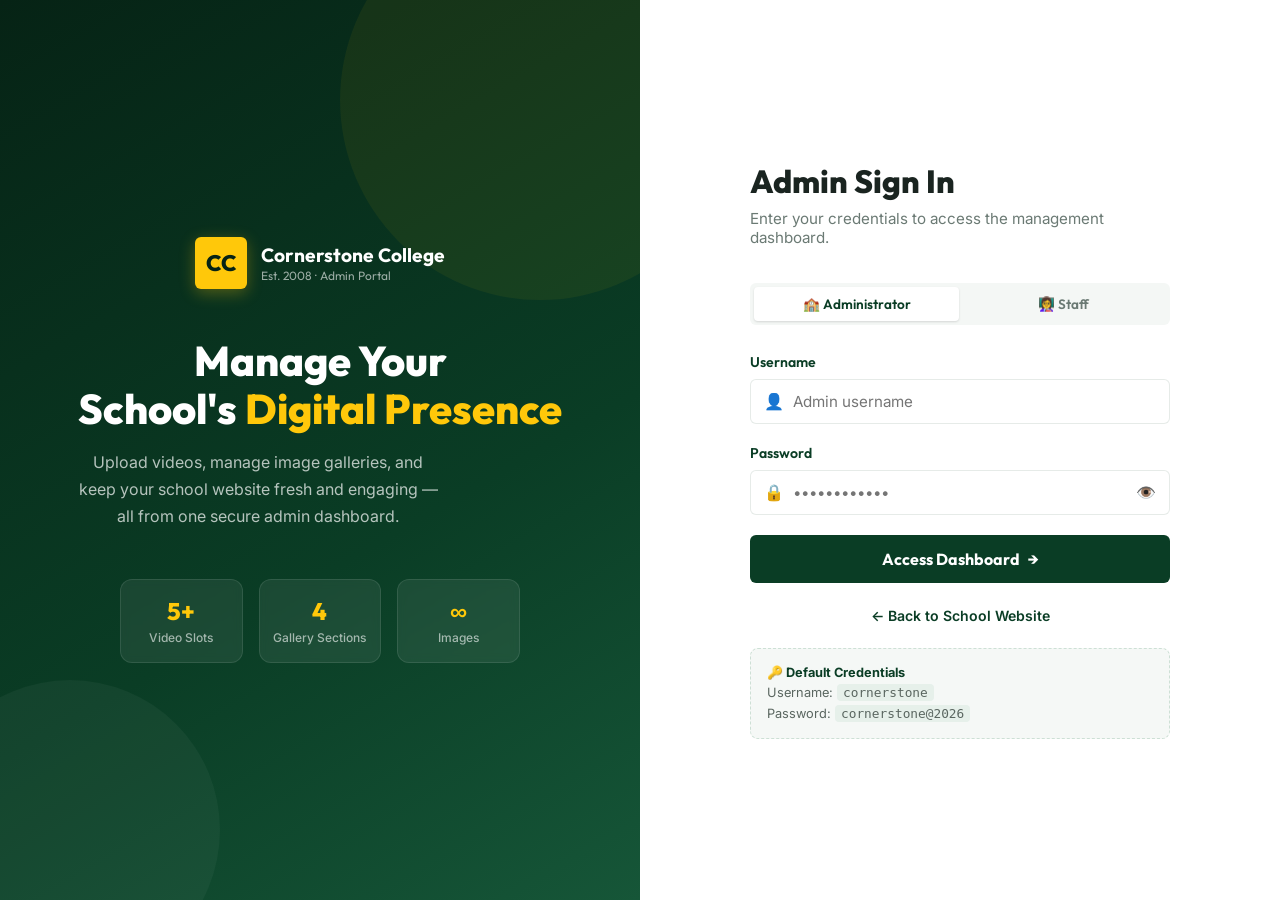
<file: admin-dashboard.html>
<!DOCTYPE html>
<html lang="en">
<head>
  <meta charset="UTF-8" />
  <meta name="viewport" content="width=device-width, initial-scale=1.0" />
  <title>Admin Dashboard — Cornerstone College</title>
  <meta name="robots" content="noindex, nofollow" />
  <link rel="stylesheet" href="assets/css/admin.css" />
</head>
<body data-page="admin-dashboard">

  <div class="admin-layout">

    <!-- ====================================================
         SIDEBAR
         ==================================================== -->
    <aside class="admin-sidebar" id="adminSidebar">

      <div class="sidebar-logo">
        <div class="sidebar-logo-mark">CC</div>
        <div class="sidebar-logo-text">
          <strong>Admin Portal</strong>
          <small>Cornerstone College</small>
        </div>
      </div>

      <nav class="sidebar-nav">
        <div class="sidebar-section-label">MAIN</div>

        <a class="sidebar-link" data-section="overview">
          <span class="nav-icon">🏠</span>
          <span>Overview</span>
        </a>

        <div class="sidebar-section-label">CONTENT</div>

        <a class="sidebar-link" data-section="videos">
          <span class="nav-icon">🎬</span>
          <span>Videos</span>
        </a>

        <div class="sidebar-section-label">GALLERIES</div>

        <a class="sidebar-link" data-section="stem">
          <span class="nav-icon">💻</span>
          <span>STEM &amp; Code Lab</span>
        </a>

        <a class="sidebar-link" data-section="clubs">
          <span class="nav-icon">🎭</span>
          <span>Recreational Clubs</span>
        </a>

        <a class="sidebar-link" data-section="sports">
          <span class="nav-icon">⚽</span>
          <span>Sports &amp; Athletics</span>
        </a>

        <a class="sidebar-link" data-section="arts">
          <span class="nav-icon">🎨</span>
          <span>Arts &amp; Culture</span>
        </a>

        <div class="sidebar-section-label">SYSTEM</div>

        <a class="sidebar-link" data-section="settings">
          <span class="nav-icon">⚙️</span>
          <span>Settings</span>
        </a>

        <a class="sidebar-link" href="index.html" target="_blank" style="margin-top:4px;">
          <span class="nav-icon">🌐</span>
          <span>View Website</span>
        </a>
      </nav>

      <div class="sidebar-footer">
        <div class="sidebar-user">
          <div class="sidebar-user-avatar">A</div>
          <div class="sidebar-user-info">
            <strong>Administrator</strong>
            <small>cornerstone</small>
          </div>
          <button class="sidebar-logout-btn" id="logoutBtn" title="Log Out">⏻</button>
        </div>
      </div>

    </aside>

    <!-- ====================================================
         MAIN CONTENT
         ==================================================== -->
    <main class="admin-main">

      <!-- TOP BAR -->
      <header class="admin-topbar">
        <button class="hamburger-btn" id="sidebarToggle" aria-label="Toggle sidebar">
          <span></span><span></span><span></span>
        </button>
        <div class="topbar-title">
          <div id="topbarTitle">Dashboard Overview</div>
          <small id="topbarSub">Welcome back, Administrator</small>
        </div>
        <div class="topbar-actions">
          <a href="index.html" target="_blank" class="topbar-btn topbar-btn-outline">🌐 View Site</a>
          <button class="topbar-btn topbar-btn-primary" id="logoutBtn2">⏻ Log Out</button>
        </div>
      </header>

      <!-- CONTENT PANELS -->
      <div class="admin-content">

        <!-- ======================================
             OVERVIEW SECTION
             ====================================== -->
        <section class="admin-section" id="section-overview">

          <!-- Welcome Banner -->
          <div style="background:linear-gradient(135deg,#0a3d25,#062315);border-radius:16px;padding:32px;color:white;margin-bottom:28px;position:relative;overflow:hidden;">
            <div style="position:absolute;top:-60px;right:-60px;width:250px;height:250px;border-radius:50%;background:rgba(255,200,10,0.06);"></div>
            <div style="position:relative;z-index:1;">
              <h2 style="font-family:'Outfit',sans-serif;font-size:1.8rem;font-weight:800;margin-bottom:8px;color:white;">Good to see you, Admin 👋</h2>
              <p style="color:rgba(255,255,255,0.7);font-size:0.95rem;margin-bottom:24px;">Manage your school website's videos and gallery images from this dashboard. Changes appear on the website instantly.</p>
              <div style="display:flex;gap:12px;flex-wrap:wrap;">
                <button onclick="document.querySelector('[data-section=videos]').click()" class="btn btn-accent">🎬 Add Video</button>
                <button onclick="document.querySelector('[data-section=stem]').click()" class="btn" style="background:rgba(255,255,255,0.12);color:white;border:1px solid rgba(255,255,255,0.2);">🖼️ Manage Galleries</button>
              </div>
            </div>
          </div>

          <!-- Stats Cards -->
          <div class="stats-grid">
            <div class="stat-card">
              <div class="stat-icon green">🎬</div>
              <div class="stat-info">
                <strong id="stat-videos">0</strong>
                <span>Published Videos</span>
              </div>
            </div>
            <div class="stat-card">
              <div class="stat-icon yellow">🖼️</div>
              <div class="stat-info">
                <strong id="stat-total-gallery">0</strong>
                <span>Gallery Images Total</span>
              </div>
            </div>
            <div class="stat-card">
              <div class="stat-icon blue">💻</div>
              <div class="stat-info">
                <strong id="stat-stem">0</strong>
                <span>STEM Gallery Images</span>
              </div>
            </div>
            <div class="stat-card">
              <div class="stat-icon red">⚽</div>
              <div class="stat-info">
                <strong id="stat-sports">0</strong>
                <span>Sports Gallery Images</span>
              </div>
            </div>
          </div>

          <!-- Quick Links Grid -->
          <div style="display:grid;grid-template-columns:repeat(auto-fit,minmax(220px,1fr));gap:16px;">
            <div class="admin-card">
              <div class="admin-card-body" style="padding:20px;">
                <div style="font-size:2rem;margin-bottom:12px;">💻</div>
                <h4 style="font-family:'Outfit',sans-serif;font-weight:700;margin-bottom:6px;color:#1a2420;">STEM Gallery</h4>
                <p style="font-size:0.82rem;color:#6b7a74;margin-bottom:14px;"><span id="stat-stem-2">0</span> images uploaded</p>
                <button class="btn btn-outline btn-sm" data-goto="stem" onclick="document.querySelector('[data-section=stem]').click()">Manage →</button>
              </div>
            </div>
            <div class="admin-card">
              <div class="admin-card-body" style="padding:20px;">
                <div style="font-size:2rem;margin-bottom:12px;">🎭</div>
                <h4 style="font-family:'Outfit',sans-serif;font-weight:700;margin-bottom:6px;color:#1a2420;">Clubs Gallery</h4>
                <p style="font-size:0.82rem;color:#6b7a74;margin-bottom:14px;"><span id="stat-clubs">0</span> images uploaded</p>
                <button class="btn btn-outline btn-sm" onclick="document.querySelector('[data-section=clubs]').click()">Manage →</button>
              </div>
            </div>
            <div class="admin-card">
              <div class="admin-card-body" style="padding:20px;">
                <div style="font-size:2rem;margin-bottom:12px;">⚽</div>
                <h4 style="font-family:'Outfit',sans-serif;font-weight:700;margin-bottom:6px;color:#1a2420;">Sports Gallery</h4>
                <p style="font-size:0.82rem;color:#6b7a74;margin-bottom:14px;"><span id="stat-sports-2">0</span> images uploaded</p>
                <button class="btn btn-outline btn-sm" onclick="document.querySelector('[data-section=sports]').click()">Manage →</button>
              </div>
            </div>
            <div class="admin-card">
              <div class="admin-card-body" style="padding:20px;">
                <div style="font-size:2rem;margin-bottom:12px;">🎨</div>
                <h4 style="font-family:'Outfit',sans-serif;font-weight:700;margin-bottom:6px;color:#1a2420;">Arts Gallery</h4>
                <p style="font-size:0.82rem;color:#6b7a74;margin-bottom:14px;"><span id="stat-arts">0</span> images uploaded</p>
                <button class="btn btn-outline btn-sm" onclick="document.querySelector('[data-section=arts]').click()">Manage →</button>
              </div>
            </div>
          </div>

        </section>

        <!-- ======================================
             VIDEO MANAGEMENT SECTION
             ====================================== -->
        <section class="admin-section" id="section-videos">

          <div class="admin-card" style="margin-bottom:24px;">
            <div class="admin-card-header">
              <div>
                <h3>Website Videos</h3>
                <p>Videos displayed on the home page testimonials section. Supports YouTube embed URLs and direct file uploads.</p>
              </div>
              <button class="btn btn-primary" onclick="openAddVideoModal()">+ Add Video</button>
            </div>
            <div class="admin-card-body">
              <div class="notice-banner info">
                ℹ️ <strong>Tip:</strong> For large video files, use YouTube links for best performance. Uploaded files are stored in your browser's local storage.
              </div>
              <div class="video-list" id="videoList">
                <!-- Rendered by JS -->
              </div>
            </div>
          </div>

        </section>

        <!-- ======================================
             GALLERY SECTIONS (STEM, CLUBS, SPORTS, ARTS)
             Each uses the same template — JS renders into #galleryGrid
             ====================================== -->
        <section class="admin-section" id="section-stem">
          <div class="admin-card">
            <div class="admin-card-header">
              <div>
                <h3>💻 STEM &amp; Code Lab Gallery</h3>
                <p>Images shown in the STEM section on the Programmes page.</p>
              </div>
              <button class="btn btn-primary" onclick="openAddImageModal('stem')">+ Add Image</button>
            </div>
            <div class="admin-card-body">
              <div class="notice-banner info">ℹ️ Images auto-slideshow every 10 seconds on the website. Recommended size: 800×600px or wider.</div>
              <div class="gallery-grid" id="galleryGrid"></div>
            </div>
          </div>
        </section>

        <section class="admin-section" id="section-clubs">
          <div class="admin-card">
            <div class="admin-card-header">
              <div>
                <h3>🎭 Recreational Clubs Gallery</h3>
                <p>Images shown in the Clubs section on the Programmes page.</p>
              </div>
              <button class="btn btn-primary" onclick="openAddImageModal('clubs')">+ Add Image</button>
            </div>
            <div class="admin-card-body">
              <div class="notice-banner info">ℹ️ Images auto-slideshow every 10 seconds on the website.</div>
              <div class="gallery-grid" id="galleryGrid"></div>
            </div>
          </div>
        </section>

        <section class="admin-section" id="section-sports">
          <div class="admin-card">
            <div class="admin-card-header">
              <div>
                <h3>⚽ Sports &amp; Athletics Gallery</h3>
                <p>Images shown in the Sports section on the Programmes page.</p>
              </div>
              <button class="btn btn-primary" onclick="openAddImageModal('sports')">+ Add Image</button>
            </div>
            <div class="admin-card-body">
              <div class="notice-banner info">ℹ️ Images auto-slideshow every 10 seconds on the website.</div>
              <div class="gallery-grid" id="galleryGrid"></div>
            </div>
          </div>
        </section>

        <section class="admin-section" id="section-arts">
          <div class="admin-card">
            <div class="admin-card-header">
              <div>
                <h3>🎨 Arts &amp; Culture Gallery</h3>
                <p>Images shown in the Arts section on the Programmes page.</p>
              </div>
              <button class="btn btn-primary" onclick="openAddImageModal('arts')">+ Add Image</button>
            </div>
            <div class="admin-card-body">
              <div class="notice-banner info">ℹ️ Images auto-slideshow every 10 seconds on the website.</div>
              <div class="gallery-grid" id="galleryGrid"></div>
            </div>
          </div>
        </section>

        <!-- ======================================
             SETTINGS SECTION
             ====================================== -->
        <section class="admin-section" id="section-settings">
          <div class="admin-card" style="margin-bottom:20px;">
            <div class="admin-card-header">
              <div>
                <h3>⚙️ Portal Settings</h3>
                <p>General administration settings and data management.</p>
              </div>
            </div>
            <div class="admin-card-body">

              <div style="margin-bottom:28px;">
                <h4 style="font-family:'Outfit',sans-serif;font-weight:700;margin-bottom:6px;">Credentials</h4>
                <p style="font-size:0.88rem;color:#6b7a74;margin-bottom:16px;">Your admin login credentials are hardcoded for this static site deployment. To change them, edit the <code>ADMIN_CREDS</code> constant in <code>assets/js/admin.js</code>.</p>
                <div style="background:#f4f7f5;border:1px solid rgba(10,61,37,0.1);padding:16px;border-radius:8px;font-size:0.85rem;font-family:'Courier New',monospace;color:#0a3d25;">
                  username: <strong>cornerstone</strong><br>
                  password: <strong>cornerstone@2026</strong>
                </div>
              </div>

              <div style="margin-bottom:28px;">
                <h4 style="font-family:'Outfit',sans-serif;font-weight:700;margin-bottom:6px;color:#d93025;">⚠️ Danger Zone</h4>
                <p style="font-size:0.88rem;color:#6b7a74;margin-bottom:16px;">Clear all stored data from the browser. This will remove all uploaded videos and gallery images and restore the default seed content.</p>
                <button class="btn btn-danger" onclick="resetAllData()">🗑️ Reset All Data to Defaults</button>
              </div>

              <div>
                <h4 style="font-family:'Outfit',sans-serif;font-weight:700;margin-bottom:6px;">Export Data</h4>
                <p style="font-size:0.88rem;color:#6b7a74;margin-bottom:16px;">Export all gallery and video data as a JSON backup file.</p>
                <button class="btn btn-outline" onclick="exportData()">📥 Export JSON Backup</button>
              </div>

            </div>
          </div>
        </section>

      </div>
    </main>
  </div>

  <!-- ====================================================
       MODAL: ADD / EDIT VIDEO
       ==================================================== -->
  <div class="modal-backdrop" id="modalAddVideo" role="dialog" aria-modal="true">
    <div class="modal">
      <div class="modal-header">
        <div>
          <h3 id="videoModalTitle">Add New Video</h3>
          <p>Add a YouTube embed URL or upload a video file from your device.</p>
        </div>
        <button class="modal-close" aria-label="Close">&times;</button>
      </div>
      <div class="modal-body">
        <form id="videoForm" onsubmit="return false;">

          <div class="form-group">
            <label class="form-label">Video Title *</label>
            <input type="text" id="vTitle" class="form-control-plain" placeholder="e.g. Robotics Showcase 2026" required />
          </div>

          <div class="form-group">
            <label class="form-label">Short Description</label>
            <textarea id="vDesc" class="form-control-plain" placeholder="Brief description displayed below the video..." rows="3"></textarea>
          </div>

          <div class="form-group">
            <label class="form-label">Video Source Type</label>
            <select id="vType" class="form-control-plain">
              <option value="youtube">📺 YouTube Embed URL</option>
              <option value="file">📁 Upload Video File</option>
            </select>
          </div>

          <!-- YouTube URL row -->
          <div class="form-group" id="ytUrlRow">
            <label class="form-label">YouTube Video URL or Embed URL</label>
            <input type="url" id="vYTUrl" class="form-control-plain" placeholder="https://www.youtube.com/watch?v=... or https://youtube.com/embed/..." />
            <p style="font-size:0.78rem;color:#6b7a74;margin-top:6px;">Paste any YouTube URL — it will be converted to an embed automatically.</p>
          </div>

          <!-- File upload row -->
          <div id="fileUploadRow" style="display:none;">
            <label class="form-label">Upload Video File</label>
            <div class="upload-zone" id="videoUploadZone">
              <span class="upload-zone-icon">🎬</span>
              <h4>Drop video here or click to browse</h4>
              <p>Supports MP4, WebM, OGG · Max 100MB<br><em>Large files? Use YouTube URL for best performance.</em></p>
              <input type="file" id="videoFileInput" accept="video/*" />
            </div>
          </div>

          <!-- Preview -->
          <div class="form-group" style="margin-top:16px;">
            <label class="form-label">Preview</label>
            <div class="img-preview-wrap" id="videoPrv">
              <span style="font-size:2rem;">🎬</span>
              <p style="margin-top:8px;font-size:0.82rem;">Preview appears here</p>
            </div>
          </div>

        </form>
      </div>
      <div class="modal-footer">
        <button class="btn btn-outline" data-close-modal>Cancel</button>
        <button class="btn btn-primary" id="saveVideoBtn">💾 Save Video</button>
      </div>
    </div>
  </div>

  <!-- ====================================================
       MODAL: ADD / EDIT IMAGE
       ==================================================== -->
  <div class="modal-backdrop" id="modalAddImage" role="dialog" aria-modal="true">
    <div class="modal">
      <div class="modal-header">
        <div>
          <h3 id="imgModalTitle">Add Image</h3>
          <p>Upload an image from your device to add to the gallery.</p>
        </div>
        <button class="modal-close" aria-label="Close">&times;</button>
      </div>
      <div class="modal-body">
        <form id="imgForm" onsubmit="return false;">

          <!-- Preview -->
          <div class="img-preview-wrap" id="imgPreview" style="margin-bottom:16px;">
            <span style="font-size:2rem;">🖼️</span>
            <p style="margin-top:8px;font-size:0.82rem;">Preview appears here</p>
          </div>

          <!-- Upload zone -->
          <div class="upload-zone" id="imageUploadZone" style="margin-bottom:16px;">
            <span class="upload-zone-icon">📷</span>
            <h4>Drop image here or click to browse</h4>
            <p>Supports JPG, PNG, WebP, GIF · Max 10MB</p>
            <input type="file" id="imageFileInput" accept="image/*" />
          </div>

          <div class="form-group">
            <label class="form-label">Image Caption</label>
            <input type="text" id="iCaption" class="form-control-plain" placeholder="e.g. Students during Python Workshop" />
          </div>

        </form>
      </div>
      <div class="modal-footer">
        <button class="btn btn-outline" data-close-modal>Cancel</button>
        <button class="btn btn-primary" id="saveImageBtn">💾 Save Image</button>
      </div>
    </div>
  </div>

  <!-- Toast Container -->
  <div class="toast-container" id="toastContainer"></div>

  <script src="assets/js/admin.js"></script>
  <script>
    // Dashboard-level helper functions exposed to inline onclick handlers
    function resetAllData() {
      if (!confirm('⚠️ This will permanently erase ALL videos and gallery images and restore defaults. Are you sure?')) return;
      ['ccmc_videos','ccmc_gallery_stem','ccmc_gallery_clubs','ccmc_gallery_sports','ccmc_gallery_arts'].forEach(k => localStorage.removeItem(k));
      seedDefaults();
      updateStats();
      showToast('All data reset to defaults.', 'info');
      setTimeout(() => location.reload(), 1000);
    }

    function exportData() {
      const data = {
        videos : JSON.parse(localStorage.getItem('ccmc_videos') || '[]'),
        stem   : JSON.parse(localStorage.getItem('ccmc_gallery_stem') || '[]'),
        clubs  : JSON.parse(localStorage.getItem('ccmc_gallery_clubs') || '[]'),
        sports : JSON.parse(localStorage.getItem('ccmc_gallery_sports') || '[]'),
        arts   : JSON.parse(localStorage.getItem('ccmc_gallery_arts') || '[]'),
      };
      const blob = new Blob([JSON.stringify(data, null, 2)], { type: 'application/json' });
      const a = document.createElement('a');
      a.href = URL.createObjectURL(blob);
      a.download = 'cornerstone-backup-' + new Date().toISOString().split('T')[0] + '.json';
      a.click();
      showToast('Backup exported!', 'success');
    }
  </script>
</body>
</html>
</file>
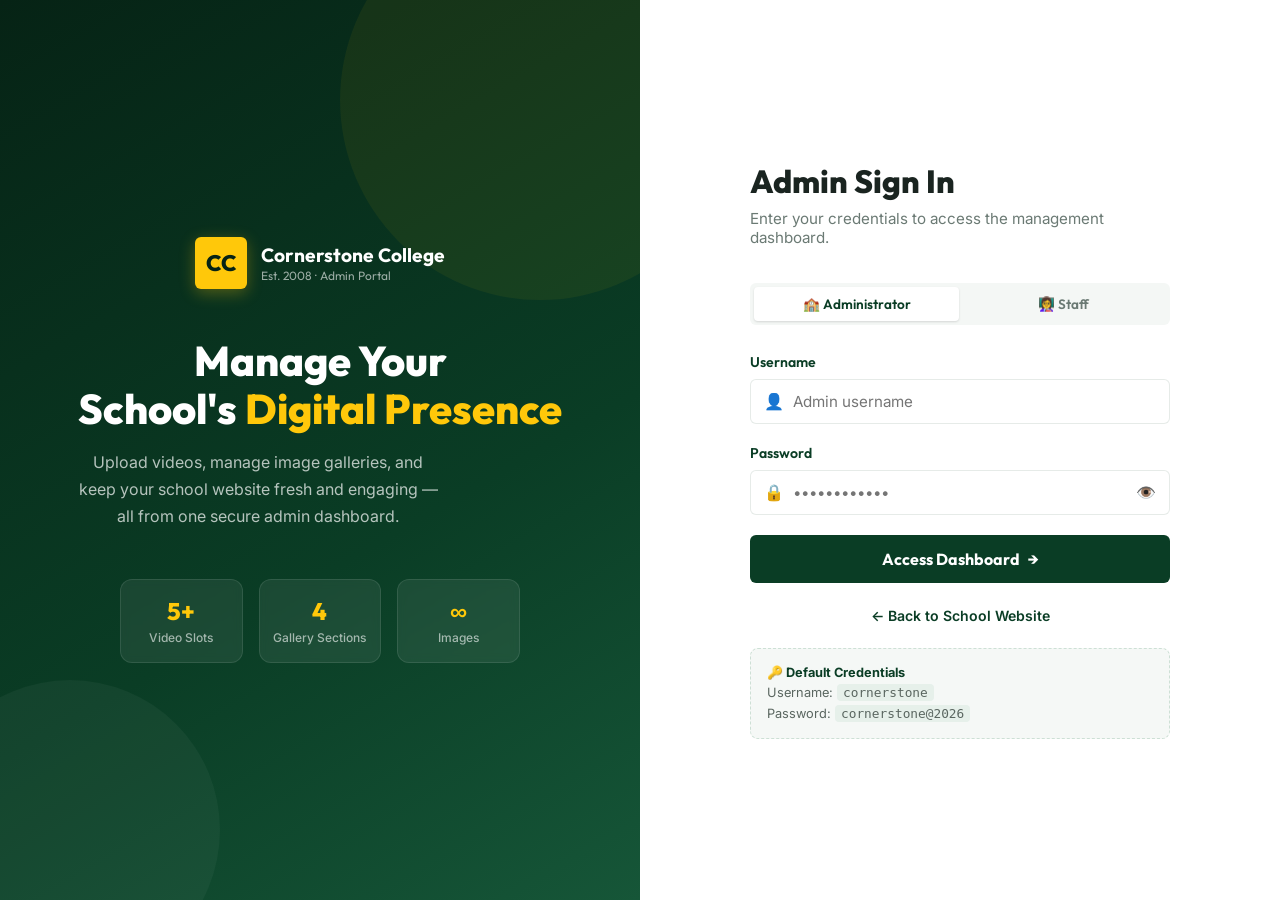
<file: admin-login.html>
<!DOCTYPE html>
<html lang="en">
<head>
  <meta charset="UTF-8" />
  <meta name="viewport" content="width=device-width, initial-scale=1.0" />
  <title>Admin Login — Christ the Cornerstone Model College</title>
  <meta name="robots" content="noindex, nofollow" />
  <link rel="stylesheet" href="assets/css/admin.css" />
</head>
<body data-page="admin-login">

  <div class="admin-login-page">

    <!-- LEFT BRAND PANEL -->
    <div class="login-brand-panel">
      <div class="brand-panel-logo">
        <div class="brand-logo-mark">CC</div>
        <span>
          <strong>Cornerstone College</strong>
          <small>Est. 2008 · Admin Portal</small>
        </span>
      </div>

      <div class="brand-panel-tagline">
        <h2>Manage Your<br>School's <em>Digital Presence</em></h2>
        <p>Upload videos, manage image galleries, and keep your school website fresh and engaging — all from one secure admin dashboard.</p>
      </div>

      <div class="brand-stats">
        <div class="brand-stat">
          <strong>5+</strong>
          <span>Video Slots</span>
        </div>
        <div class="brand-stat">
          <strong>4</strong>
          <span>Gallery Sections</span>
        </div>
        <div class="brand-stat">
          <strong>∞</strong>
          <span>Images</span>
        </div>
      </div>
    </div>

    <!-- RIGHT LOGIN FORM -->
    <div class="login-form-panel">
      <div class="login-card">
        <h1>Admin Sign In</h1>
        <p class="login-sub">Enter your credentials to access the management dashboard.</p>

        <!-- Role tabs (visual only for this portal) -->
        <div class="login-role-tabs" role="tablist">
          <button class="login-role-tab active" role="tab">🏫 Administrator</button>
          <button class="login-role-tab" role="tab" onclick="alert('Staff login is handled separately. Use admin credentials.')">👩‍🏫 Staff</button>
        </div>

        <!-- Error message -->
        <div class="login-error-msg" id="loginError" role="alert"></div>

        <!-- Login form -->
        <form id="loginForm" novalidate autocomplete="off">

          <div class="form-group">
            <label class="form-label" for="loginUsername">Username</label>
            <div class="form-input-wrap">
              <span class="form-icon">👤</span>
              <input
                type="text"
                id="loginUsername"
                class="form-control"
                placeholder="Admin username"
                autocomplete="username"
                required
              />
            </div>
          </div>

          <div class="form-group">
            <label class="form-label" for="loginPassword">Password</label>
            <div class="form-input-wrap">
              <span class="form-icon">🔒</span>
              <input
                type="password"
                id="loginPassword"
                class="form-control"
                placeholder="••••••••••••"
                autocomplete="current-password"
                required
              />
              <button type="button" class="form-toggle-pw" id="pwToggle" aria-label="Toggle password visibility">👁️</button>
            </div>
          </div>

          <button type="submit" class="btn-login" id="loginSubmitBtn">
            <span>Access Dashboard</span>
            <span>→</span>
          </button>

        </form>

        <div class="login-back-link">
          <a href="index.html">← Back to School Website</a>
        </div>

        <!-- Hint box (remove in production) -->
        <div style="margin-top:24px; background:#f5f8f6; border:1px dashed #cde0d5; border-radius:8px; padding:14px 16px; font-size:0.8rem; color:#5a6660; line-height:1.6;">
          <strong style="color:#0a3d25;">🔑 Default Credentials</strong><br>
          Username: <code style="background:#e6f0ea;padding:1px 6px;border-radius:4px;">cornerstone</code><br>
          Password: <code style="background:#e6f0ea;padding:1px 6px;border-radius:4px;">cornerstone@2026</code>
        </div>
      </div>
    </div>

  </div>

  <!-- Toast Container -->
  <div class="toast-container" id="toastContainer"></div>

  <script src="assets/js/admin.js"></script>
</body>
</html>
</file>
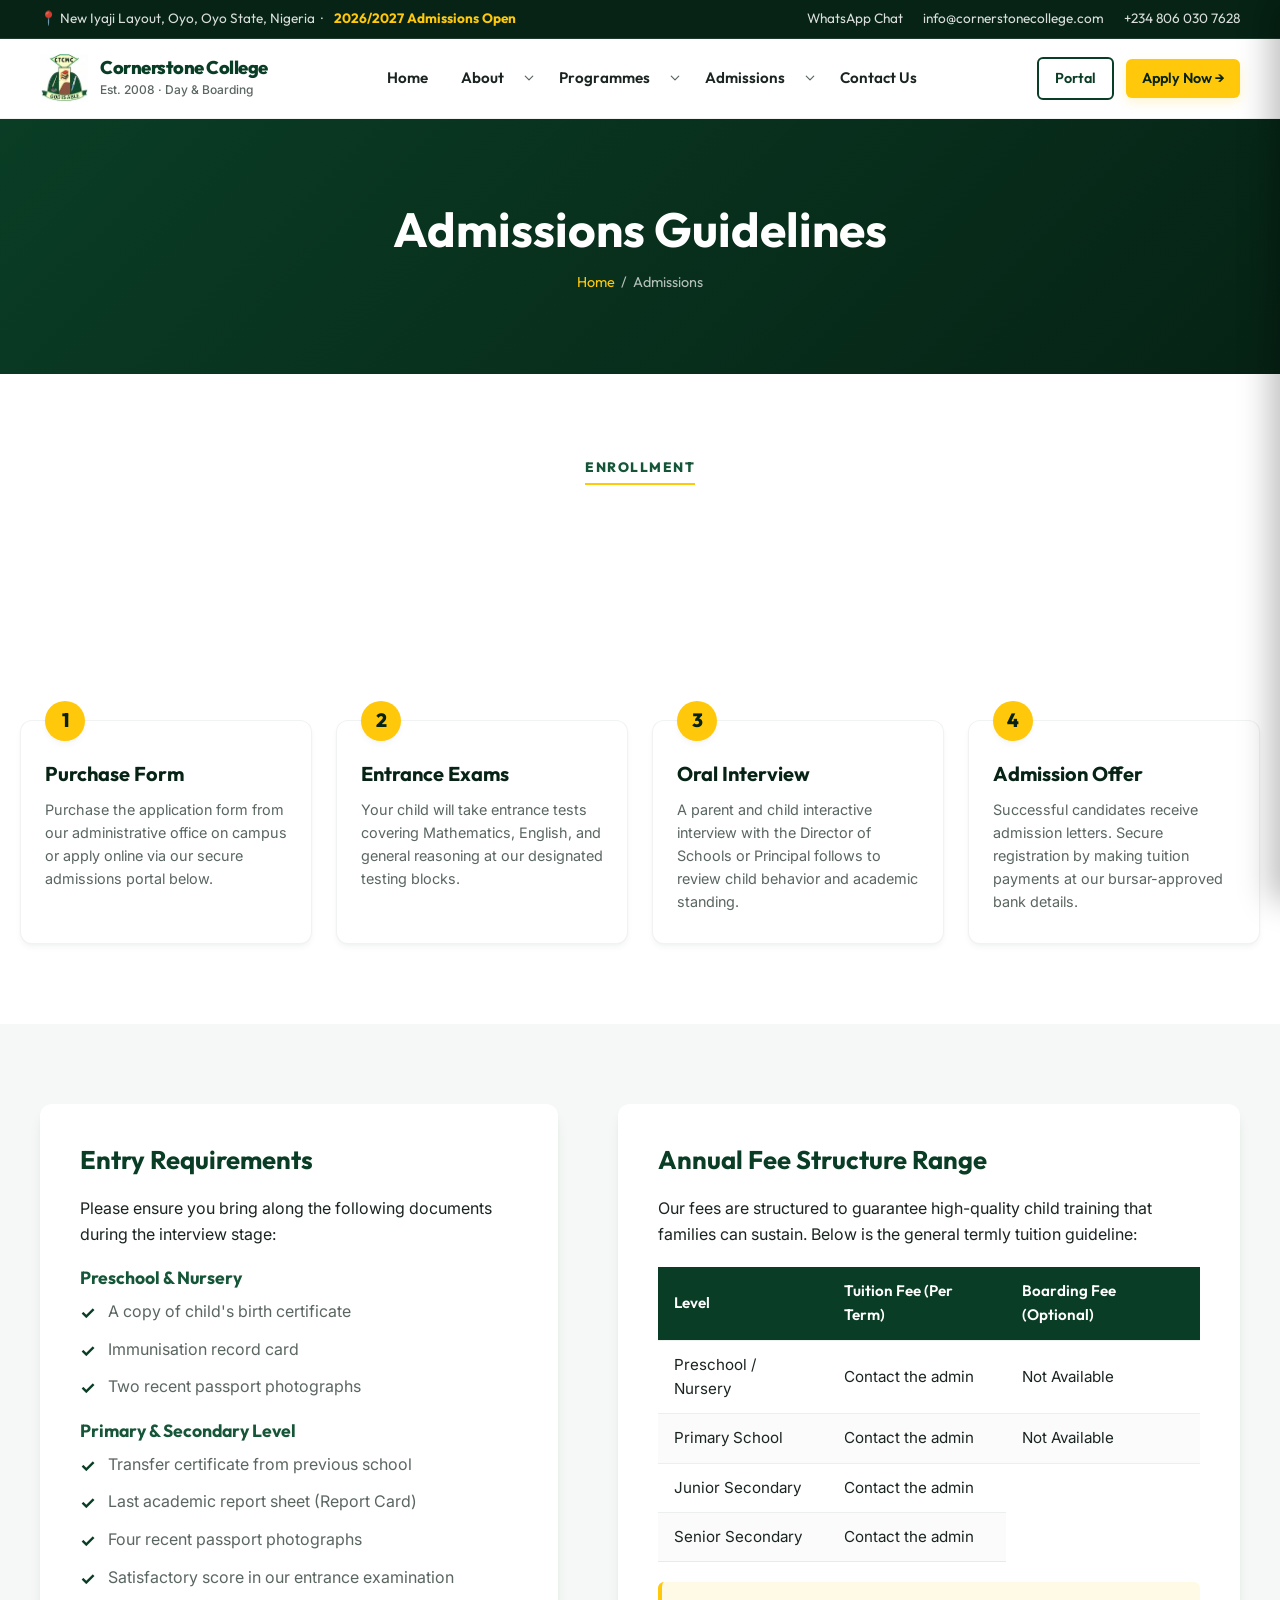
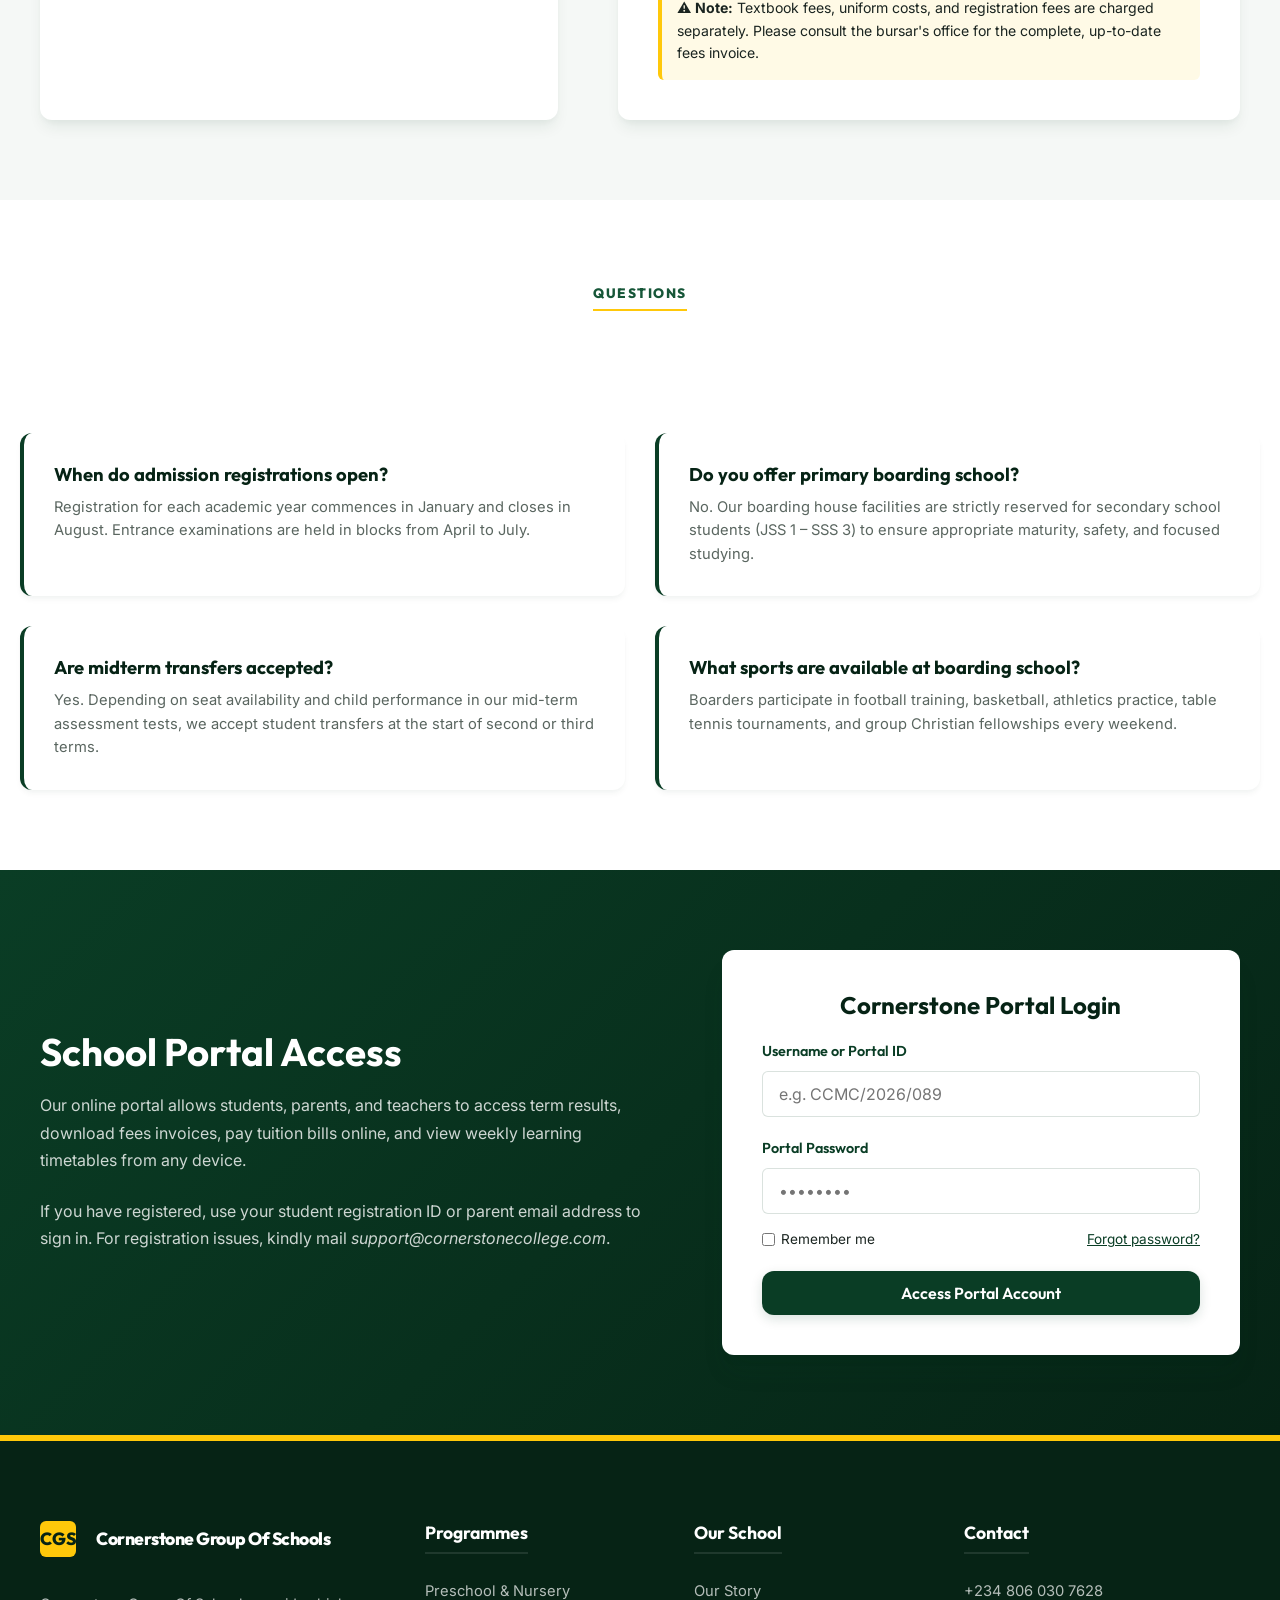
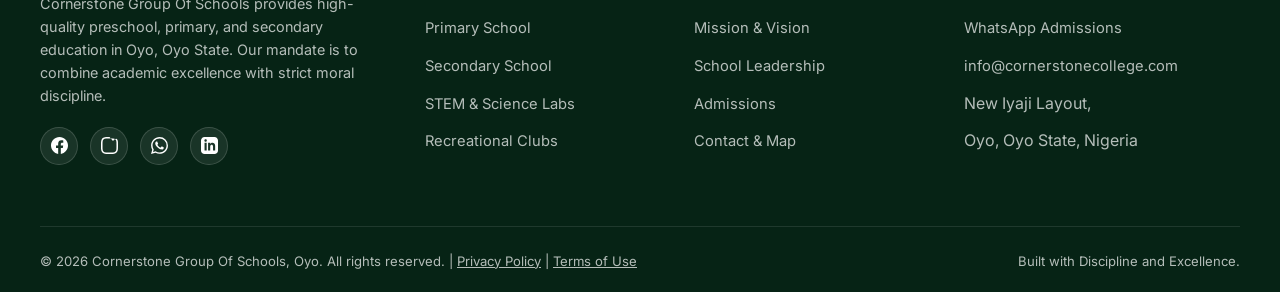
<file: admissions.html>
<!DOCTYPE html>
<html lang="en">
<head>
  <meta charset="UTF-8" />
  <meta name="viewport" content="width=device-width, initial-scale=1.0" />
  <title>Admissions — Cornerstone Group Of Schools, Oyo</title>
  <meta name="description" content="Learn about our admission process, entry requirements, fees structure, portal login, and frequently asked questions." />
  <link rel="stylesheet" href="assets/css/style.css" />
  <style>
    /* Custom Admissions styles */
    .page-header {
      background: linear-gradient(135deg, var(--primary) 0%, var(--primary-dark) 100%);
      color: var(--white);
      padding: 80px 0;
      text-align: center;
    }
    .page-header h1 {
      color: var(--white);
      font-size: 3rem;
      margin-bottom: 12px;
    }
    .breadcrumbs {
      font-family: var(--font-head);
      font-size: 0.9rem;
      color: rgba(255, 255, 255, 0.7);
    }
    .breadcrumbs a {
      color: var(--secondary);
    }
    .admissions-steps {
      padding: 80px 0;
    }
    .steps-grid {
      display: grid;
      grid-template-columns: repeat(4, 1fr);
      gap: 24px;
      margin-top: 40px;
    }
    .step-card {
      background-color: var(--white);
      border: 1px solid rgba(10, 61, 37, 0.06);
      padding: 30px 24px;
      border-radius: var(--radius-md);
      box-shadow: var(--shadow-sm);
      position: relative;
    }
    .step-num {
      position: absolute;
      top: -20px;
      left: 24px;
      background-color: var(--secondary);
      color: var(--primary-dark);
      width: 40px;
      height: 40px;
      border-radius: 50%;
      display: flex;
      align-items: center;
      justify-content: center;
      font-family: var(--font-head);
      font-weight: 800;
      font-size: 1.2rem;
      box-shadow: var(--shadow-sm);
    }
    .step-card h3 {
      font-size: 1.25rem;
      margin-top: 10px;
      margin-bottom: 12px;
      color: var(--primary-dark);
    }
    .step-card p {
      color: var(--muted);
      font-size: 0.9rem;
      line-height: 1.6;
    }
    .req-fees-section {
      background-color: var(--light-bg);
      padding: 80px 0;
    }
    .req-fees-grid {
      display: grid;
      grid-template-columns: 1fr 1.2fr;
      gap: 60px;
    }
    .requirements-box {
      background-color: var(--white);
      padding: 40px;
      border-radius: var(--radius-md);
      box-shadow: var(--shadow-md);
    }
    .requirements-box h3 {
      font-size: 1.6rem;
      margin-bottom: 20px;
    }
    .requirements-box h4 {
      font-size: 1.1rem;
      margin-top: 20px;
      margin-bottom: 8px;
      color: var(--primary-light);
    }
    .fees-box {
      background-color: var(--white);
      padding: 40px;
      border-radius: var(--radius-md);
      box-shadow: var(--shadow-md);
    }
    .fees-box h3 {
      font-size: 1.6rem;
      margin-bottom: 20px;
    }
    .table-responsive {
      overflow-x: auto;
    }
    table {
      width: 100%;
      border-collapse: collapse;
      margin-bottom: 20px;
      font-size: 0.95rem;
    }
    th, td {
      padding: 12px 16px;
      text-align: left;
      border-bottom: 1px solid rgba(10, 61, 37, 0.08);
    }
    th {
      background-color: var(--primary);
      color: var(--white);
      font-family: var(--font-head);
      font-weight: 600;
    }
    tr:nth-child(even) {
      background-color: rgba(10, 61, 37, 0.02);
    }
    .alert-box {
      background-color: rgba(255, 200, 10, 0.1);
      border-left: 4px solid var(--secondary);
      padding: 15px;
      border-radius: var(--radius-sm);
      font-size: 0.88rem;
      color: var(--ink);
    }
    .faq-section {
      padding: 80px 0;
    }
    .faq-grid {
      display: grid;
      grid-template-columns: repeat(2, 1fr);
      gap: 30px;
      margin-top: 40px;
    }
    .faq-card {
      background-color: var(--white);
      padding: 30px;
      border-radius: var(--radius-md);
      box-shadow: var(--shadow-sm);
      border-left: 4px solid var(--primary);
    }
    .faq-card h4 {
      font-size: 1.15rem;
      margin-bottom: 10px;
      color: var(--primary-dark);
    }
    .faq-card p {
      color: var(--muted);
      font-size: 0.92rem;
      line-height: 1.6;
    }
    .portal-section {
      padding: 80px 0;
      background: linear-gradient(135deg, var(--primary) 0%, var(--primary-dark) 100%);
      color: var(--white);
    }
    .portal-grid {
      display: grid;
      grid-template-columns: 1.2fr 1fr;
      gap: 60px;
      align-items: center;
    }
    .portal-text h2 {
      color: var(--white);
      font-size: 2.4rem;
      margin-bottom: 16px;
    }
    .portal-text p {
      color: rgba(255, 255, 255, 0.8);
      margin-bottom: 24px;
      line-height: 1.7;
    }
    .portal-login-card {
      background-color: var(--white);
      color: var(--ink);
      padding: 40px;
      border-radius: var(--radius-md);
      box-shadow: var(--shadow-lg);
    }
    .portal-login-card h3 {
      font-size: 1.5rem;
      margin-bottom: 20px;
      text-align: center;
      color: var(--primary-dark);
    }
    @media (max-width: 1024px) {
      .steps-grid { grid-template-columns: repeat(2, 1fr); gap: 30px; }
      .req-fees-grid { grid-template-columns: 1fr; }
      .faq-grid { grid-template-columns: 1fr; }
      .portal-grid { grid-template-columns: 1fr; gap: 40px; }
    }
    @media (max-width: 640px) {
      .steps-grid { grid-template-columns: 1fr; }
      .page-header h1 { font-size: 2.2rem; }
      .portal-login-card { padding: 24px; }
    }
  </style>
</head>
<body>

  <!-- TOP CONTACT BAR -->
  <div class="top-bar">
    <div class="container top-bar-inner">
      <div class="top-bar-left">
        📍 New Iyaji Layout, Oyo, Oyo State, Nigeria &nbsp;·&nbsp; <strong>2026/2027 Admissions Open</strong>
      </div>
      <div class="top-bar-right">
        <a href="https://wa.me/2348060307628" target="_blank">WhatsApp Chat</a>
        <a href="mailto:info@cornerstonecollege.com">info@cornerstonecollege.com</a>
        <a href="tel:+2348060307628">+234 806 030 7628</a>
      </div>
    </div>
  </div>

  <!-- NAVBAR -->
  <nav id="navbar">
    <div class="container nav-inner">
      <a href="index.html" class="nav-logo" id="navLogo">
        <img src="assets/img/logo.webp" loading="lazy" alt="Christ the Cornerstone Model College" >
        <span class="brand-text">
          <strong>Cornerstone College</strong>
          <small>Est. 2008 · Day &amp; Boarding</small>
        </span>
      </a>

      <!-- DESKTOP NAV ITEMS -->
      <ul class="nav-links mega-nav" id="desktopNav">
        <li class="mega-item"><a href="index.html">Home</a></li>

        <li class="mega-item has-mega">
          <span class="mega-trigger-wrap">
            <a href="about.html" class="mega-trigger">About</a>
            <button class="mega-caret" type="button" aria-label="Toggle About menu" aria-expanded="false">
              <svg viewBox="0 0 12 8" aria-hidden="true"><path d="M1 1.5 6 6.5 11 1.5" stroke="currentColor" stroke-width="1.6" fill="none" stroke-linecap="round" stroke-linejoin="round"/></svg>
            </button>
          </span>
          <div class="mega-panel">
            <div class="mega-panel-inner">
              <div class="mega-col">
                <div class="mega-col-title">Our School</div>
                <ul class="mega-links">
                  <li><a href="about.html#story">Our Story</a></li>
                  <li><a href="about.html#mission">Mission &amp; Vision</a></li>
                  <li><a href="about.html#culture">Core Culture</a></li>
                  <li><a href="about.html#leadership">Leadership Team</a></li>
                </ul>
              </div>
              <div class="mega-feature">
                <div class="mega-feature-label">Est. 2008</div>
                <div class="mega-feature-title">Shaping Oyo's Brightest Minds for nearly two decades.</div>
                <div class="mega-feature-body">A co-educational Christian institution providing preschool, primary, and secondary learning on a secure, nurturing campus.</div>
                <a href="about.html" class="mega-feature-link">Learn more →</a>
              </div>
            </div>
          </div>
        </li>

        <li class="mega-item has-mega">
          <span class="mega-trigger-wrap">
            <a href="programmes.html" class="mega-trigger">Programmes</a>
            <button class="mega-caret" type="button" aria-label="Toggle Programmes menu" aria-expanded="false">
              <svg viewBox="0 0 12 8" aria-hidden="true"><path d="M1 1.5 6 6.5 11 1.5" stroke="currentColor" stroke-width="1.6" fill="none" stroke-linecap="round" stroke-linejoin="round"/></svg>
            </button>
          </span>
          <div class="mega-panel mega-panel-3col">
            <div class="mega-panel-inner">
              <div class="mega-col">
                <div class="mega-col-title">Academic Levels</div>
                <ul class="mega-links">
                  <li><a href="programmes.html#preschool">Preschool &amp; Nursery</a></li>
                  <li><a href="programmes.html#primary">Primary School</a></li>
                  <li><a href="programmes.html#secondary">Secondary School</a></li>
                </ul>
              </div>
              <div class="mega-col">
                <div class="mega-col-title">Enrichment</div>
                <ul class="mega-links">
                  <li><a href="programmes.html#ict">STEM &amp; Digital Lab</a></li>
                  <li><a href="programmes.html#clubs">Recreational Clubs</a></li>
                  <li><a href="programmes.html#sports">Sports &amp; Athletics</a></li>
                  <li><a href="programmes.html#arts">Arts &amp; Culture</a></li>
                </ul>
              </div>
              <div class="mega-feature">
                <div class="mega-feature-label">WAEC Results</div>
                <div class="mega-feature-title">Consistent Top Academic Performers in Oyo.</div>
                <div class="mega-feature-body">Dedicated educators combined with our modern learning facilities guarantee strong success rates in national and international examinations.</div>
                <a href="about.html" class="mega-feature-link">Our Achievements →</a>
              </div>
            </div>
          </div>
        </li>

        <li class="mega-item has-mega active">
          <span class="mega-trigger-wrap">
            <a href="admissions.html" class="mega-trigger">Admissions</a>
            <button class="mega-caret" type="button" aria-label="Toggle Admissions menu" aria-expanded="false">
              <svg viewBox="0 0 12 8" aria-hidden="true"><path d="M1 1.5 6 6.5 11 1.5" stroke="currentColor" stroke-width="1.6" fill="none" stroke-linecap="round" stroke-linejoin="round"/></svg>
            </button>
          </span>
          <div class="mega-panel">
            <div class="mega-panel-inner">
              <div class="mega-col">
                <div class="mega-col-title">Apply</div>
                <ul class="mega-links">
                  <li><a href="admissions.html#process">Admission Steps</a></li>
                  <li><a href="admissions.html#requirements">Entry Requirements</a></li>
                  <li><a href="admissions.html#fees">Fees &amp; Billing</a></li>
                  <li><a href="admissions.html#faq">Admissions FAQs</a></li>
                </ul>
              </div>
              <div class="mega-feature">
                <div class="mega-feature-label">Enrollment Open</div>
                <div class="mega-feature-title">Limited boarding and day school vacancies available.</div>
                <div class="mega-feature-body">Begin with purchasing our application form online or visiting the administrative block directly.</div>
                <a href="admissions.html" class="mega-feature-link">Apply Now →</a>
              </div>
            </div>
          </div>
        </li>

        <li class="mega-item"><a href="contact.html">Contact Us</a></li>
      </ul>

      <div class="nav-cta-group">
        <a href="admissions.html#portal" class="btn btn-outline btn-sm">Portal</a>
        <a href="admissions.html" class="btn btn-secondary btn-sm">Apply Now →</a>
      </div>

      <button class="hamburger" id="hamburger" aria-label="Open menu" aria-expanded="false" aria-controls="mobileNav">
        <span></span><span></span><span></span>
      </button>
    </div>
  </nav>

  <!-- MOBILE NAV OVERLAY -->
  <div class="mobile-nav" id="mobileNav" aria-hidden="true" role="dialog" aria-label="Navigation menu">
    <div class="mobile-nav-head">
      <a href="index.html" class="nav-logo">
        <img src="assets/img/logo.jpg" alt="Cornerstone logo" style="height:38px;">
        <span class="brand-text">
          <strong style="color:#fff">Cornerstone Group Of Schools</strong>
          <small>Est. 2008 · Day &amp; Boarding</small>
        </span>
      </a>
      <button class="mobile-nav-close" id="mobileClose" aria-label="Close menu">&times;</button>
    </div>

    <a href="index.html" class="mob-link">Home</a>

    <div class="mob-group">
      <button class="mob-parent" aria-expanded="false" onclick="toggleMobSub(this)">
        About <span class="mob-chevron">&#8250;</span>
      </button>
      <ul class="mob-sub">
        <li><a href="about.html#story">Our Story</a></li>
        <li><a href="about.html#mission">Mission &amp; Vision</a></li>
        <li><a href="about.html#culture">Core Culture</a></li>
        <li><a href="about.html#leadership">Leadership Team</a></li>
      </ul>
    </div>

    <div class="mob-group">
      <button class="mob-parent" aria-expanded="false" onclick="toggleMobSub(this)">
        Programmes <span class="mob-chevron">&#8250;</span>
      </button>
      <ul class="mob-sub">
        <li><a href="programmes.html">All Programmes</a></li>
        <li><a href="programmes.html#preschool">Preschool &amp; Nursery</a></li>
        <li><a href="programmes.html#primary">Primary School</a></li>
        <li><a href="programmes.html#secondary">Secondary School</a></li>
        <li><a href="programmes.html#ict">STEM Lab</a></li>
        <li><a href="programmes.html#clubs">Recreational Clubs</a></li>
        <li><a href="programmes.html#sports">Sports &amp; Athletics</a></li>
        <li><a href="programmes.html#arts">Arts &amp; Culture</a></li>
      </ul>
    </div>

    <div class="mob-group">
      <button class="mob-parent" aria-expanded="true" onclick="toggleMobSub(this)">
        Admissions <span class="mob-chevron">&#8250;</span>
      </button>
      <ul class="mob-sub open">
        <li><a href="admissions.html#process">How to Apply</a></li>
        <li><a href="admissions.html#requirements">Entry Requirements</a></li>
        <li><a href="admissions.html#fees">Fees</a></li>
        <li><a href="admissions.html#faq">FAQs</a></li>
      </ul>
    </div>

    <a href="contact.html" class="mob-link">Contact</a>

    <div class="mobile-nav-ctas">
      <a href="admissions.html#portal" class="btn btn-outline">Portal Login</a>
      <a href="admissions.html" class="btn btn-secondary">Apply Now →</a>
    </div>
  </div>

  <!-- MOBILE OVERLAY BACKDROP -->
  <div class="mobile-nav-backdrop" id="mobileBackdrop"></div>

  <!-- PAGE HEADER -->
  <header class="page-header">
    <div class="container">
      <h1>Admissions Guidelines</h1>
      <div class="breadcrumbs">
        <a href="index.html">Home</a> &nbsp;/&nbsp; Admissions
      </div>
    </div>
  </header>

  <!-- ADMISSIONS PROCESS -->
  <section class="container admissions-steps" id="process">
    <div class="section-heading-center fade-up">
      <div class="section-label">Enrollment</div>
      <h2>Our Step-by-Step Admission Process</h2>
      <p>We welcome you to enroll your child into Cornerstone Group Of Schools. Follow this simple path to secure admission.</p>
    </div>

    <div class="steps-grid">
      <div class="step-card fade-up stagger-1">
        <div class="step-num">1</div>
        <h3>Purchase Form</h3>
        <p>Purchase the application form from our administrative office on campus or apply online via our secure admissions portal below.</p>
      </div>

      <div class="step-card fade-up stagger-2">
        <div class="step-num">2</div>
        <h3>Entrance Exams</h3>
        <p>Your child will take entrance tests covering Mathematics, English, and general reasoning at our designated testing blocks.</p>
      </div>

      <div class="step-card fade-up stagger-3">
        <div class="step-num">3</div>
        <h3>Oral Interview</h3>
        <p>A parent and child interactive interview with the Director of Schools or Principal follows to review child behavior and academic standing.</p>
      </div>

      <div class="step-card fade-up stagger-4">
        <div class="step-num">4</div>
        <h3>Admission Offer</h3>
        <p>Successful candidates receive admission letters. Secure registration by making tuition payments at our bursar-approved bank details.</p>
      </div>
    </div>
  </section>

  <!-- REQUIREMENTS & FEES -->
  <section class="req-fees-section">
    <div class="container req-fees-grid">
      <!-- Requirements -->
      <div class="requirements-box fade-up" id="requirements">
        <h3>Entry Requirements</h3>
        <p>Please ensure you bring along the following documents during the interview stage:</p>
        
        <h4>Preschool &amp; Nursery</h4>
        <ul class="admissions-list" style="margin-top: 10px; margin-bottom: 20px;">
          <li>A copy of child's birth certificate</li>
          <li>Immunisation record card</li>
          <li>Two recent passport photographs</li>
        </ul>

        <h4>Primary &amp; Secondary Level</h4>
        <ul class="admissions-list" style="margin-top: 10px; margin-bottom: 0;">
          <li>Transfer certificate from previous school</li>
          <li>Last academic report sheet (Report Card)</li>
          <li>Four recent passport photographs</li>
          <li>Satisfactory score in our entrance examination</li>
        </ul>
      </div>

      <!-- Fees -->
      <div class="fees-box fade-up stagger-2" id="fees">
        <h3>Annual Fee Structure Range</h3>
        <p>Our fees are structured to guarantee high-quality child training that families can sustain. Below is the general termly tuition guideline:</p>
        
        <div class="table-responsive" style="margin-top: 20px;">
          <table>
            <thead>
              <tr>
                <th>Level</th>
                <th>Tuition Fee (Per Term)</th>
                <th>Boarding Fee (Optional)</th>
              </tr>
            </thead>
            <tbody>
              <tr>
                <td>Preschool / Nursery</td>
                <td>Contact the admin</td>
                <td>Not Available</td>
              </tr>
              <tr>
                <td>Primary School</td>
                <td>Contact the admin</td>
                <td>Not Available</td>
              </tr>
              <tr>
                <td>Junior Secondary</td>
                <td>Contact the admin</td>
                
              </tr>
              <tr>
                <td>Senior Secondary</td>
                <td>Contact the admin</td>
              
              </tr>
            </tbody>
          </table>
        </div>

        <div class="alert-box">
          ⚠️ <strong>Note:</strong> Textbook fees, uniform costs, and registration fees are charged separately. Please consult the bursar's office for the complete, up-to-date fees invoice.
        </div>
      </div>
    </div>
  </section>

  <!-- FAQS SECTION -->
  <section class="container faq-section" id="faq">
    <div class="section-heading-center fade-up">
      <div class="section-label">Questions</div>
      <h2>Frequently Asked Questions</h2>
    </div>

    <div class="faq-grid">
      <div class="faq-card fade-up stagger-1">
        <h4>When do admission registrations open?</h4>
        <p>Registration for each academic year commences in January and closes in August. Entrance examinations are held in blocks from April to July.</p>
      </div>

      <div class="faq-card fade-up stagger-2">
        <h4>Do you offer primary boarding school?</h4>
        <p>No. Our boarding house facilities are strictly reserved for secondary school students (JSS 1 – SSS 3) to ensure appropriate maturity, safety, and focused studying.</p>
      </div>

      <div class="faq-card fade-up stagger-3">
        <h4>Are midterm transfers accepted?</h4>
        <p>Yes. Depending on seat availability and child performance in our mid-term assessment tests, we accept student transfers at the start of second or third terms.</p>
      </div>

      <div class="faq-card fade-up stagger-4">
        <h4>What sports are available at boarding school?</h4>
        <p>Boarders participate in football training, basketball, athletics practice, table tennis tournaments, and group Christian fellowships every weekend.</p>
      </div>
    </div>
  </section>

  <!-- PORTAL SECTION -->
  <section class="portal-section" id="portal">
    <div class="container portal-grid">
      <div class="portal-text fade-up">
        <h2>School Portal Access</h2>
        <p>Our online portal allows students, parents, and teachers to access term results, download fees invoices, pay tuition bills online, and view weekly learning timetables from any device.</p>
        <p>If you have registered, use your student registration ID or parent email address to sign in. For registration issues, kindly mail <em>support@cornerstonecollege.com</em>.</p>
      </div>

      <div class="portal-login-card fade-up stagger-2">
        <h3>Cornerstone Portal Login</h3>
        <form onsubmit="event.preventDefault(); alert('Cornerstone College: Mock Portal authentication successful! In a production environment, this will authorize credentials.');">
          <div class="form-group">
            <label class="form-label" for="portalUsername">Username or Portal ID</label>
            <input type="text" id="portalUsername" class="form-control" placeholder="e.g. CCMC/2026/089" required />
          </div>
          <div class="form-group">
            <label class="form-label" for="portalPassword">Portal Password</label>
            <input type="password" id="portalPassword" class="form-control" placeholder="••••••••" required />
          </div>
          <div class="form-group" style="display: flex; justify-content: space-between; align-items: center; font-size: 0.85rem; margin-top:-5px; margin-bottom: 20px;">
            <label style="display: inline-flex; align-items: center; gap: 6px; cursor: pointer;">
              <input type="checkbox" /> Remember me
            </label>
            <a href="#" style="color:var(--primary); text-decoration: underline;">Forgot password?</a>
          </div>
          <button type="submit" class="btn btn-primary" style="width: 100%;">Access Portal Account</button>
        </form>
      </div>
    </div>
  </section>

  <!-- FOOTER -->
  <footer id="contactSection">
    <div class="container">
      <div class="footer-grid">
        <div>
          <a href="index.html" class="nav-logo" style="margin-bottom: 20px; display: inline-flex;">
            <div class="footer-logo-mark">CGS</div>
            <span class="brand-text">
              <strong style="color:white; font-size:1.1rem; padding-left: 8px;">Cornerstone Group Of Schools</strong>
            </span>
          </a>
          <p class="footer-brand-text">Cornerstone Group Of Schools provides high-quality preschool, primary, and secondary education in Oyo, Oyo State. Our mandate is to combine academic excellence with strict moral discipline.</p>
          <div class="social-links">
            <a href="https://facebook.com" target="_blank" rel="noopener noreferrer" class="social-link" aria-label="Facebook">
              <svg width="18" height="18" viewBox="0 0 24 24" fill="currentColor" aria-hidden="true">
                <path d="M24 12.073c0-6.627-5.373-12-12-12s-12 5.373-12 12c0 5.99 4.388 10.954 10.125 11.854v-8.385H7.078v-3.47h3.047V9.43c0-3.007 1.792-4.669 4.533-4.669 1.312 0 2.686.235 2.686.235v2.953H15.83c-1.491 0-1.956.925-1.956 1.874v2.25h3.328l-.532 3.47h-2.796v8.385C19.612 23.027 24 18.062 24 12.073z"/>
              </svg>
            </a>
            <a href="https://instagram.com" target="_blank" rel="noopener noreferrer" class="social-link" aria-label="Instagram">
              <svg width="18" height="18" viewBox="0 0 24 24" fill="currentColor" aria-hidden="true">
                <path d="M12 2.163c3.204 0 3.584.012 4.85.07 3.252.148 4.771 1.691 4.919 4.919.058 1.265.069 1.645.069 4.849 0 3.205-.012 3.584-.069 4.849-.149 3.225-1.664 4.771-4.919 4.919-1.266.058-1.644.07-4.85.07-3.204 0-3.584-.012-4.849-.07-3.26-.149-4.771-1.699-4.919-4.92-.058-1.265-.07-1.644-.07-4.849 0-3.204.013-3.583.07-4.849.149-3.227 1.664-4.771 4.919-4.919 1.266-.057 1.645-.069 4.849-.069zm0-2.163c-3.259 0-3.667.014-4.947.072-4.358.2-6.78 2.618-6.98 6.98-.059 1.281-.073 1.689-.073 4.948 0 3.259.014 3.668.072 4.948.2 4.358 2.618 6.78 6.98 6.98 1.281.058 1.689.072 4.948.072 3.259 0 3.668-.014 4.948-.072 4.354-.2 6.782-2.618 6.979-6.98.059-1.28.073-1.689.073-4.948 0-3.259-.014-3.667-.072-4.947-.196-4.354-2.617-6.78-6.98-1.281-.059-1.69-.073-4.949-.073zm0 5.838c-3.403 0-6.162 2.759-6.162 6.162s2.759 6.163 6.162 6.163 6.162-2.759 6.162-6.163c0-3.403-2.759-6.162-6.162-6.162zm0 10.162c-2.209 0-4-1.79-4-4 0-2.209 1.791-4 4-4s4 1.791 4 4c0 2.21-1.791 4-4 4zm6.406-11.845c-.796 0-1.441.645-1.441 1.44s.645 1.44 1.441 1.44c.795 0 1.439-.645 1.439-1.44s-.644-1.44-1.439-1.44z"/>
              </svg>
            </a>
            <a href="https://wa.me/2348060307628" target="_blank" rel="noopener noreferrer" class="social-link" aria-label="WhatsApp">
              <svg width="18" height="18" viewBox="0 0 24 24" fill="currentColor" aria-hidden="true">
                <path d="M17.472 14.382c-.297-.149-1.758-.867-2.03-.967-.273-.099-.471-.148-.67.15-.197.297-.767.966-.94 1.164-.173.199-.347.223-.644.075-.297-.15-1.255-.463-2.39-1.475-.883-.788-1.48-1.761-1.653-2.059-.173-.297-.018-.458.13-.606.134-.133.298-.347.446-.52.149-.174.198-.298.298-.497.099-.198.05-.371-.025-.52-.075-.149-.669-1.612-.916-2.207-.242-.579-.487-.5-.669-.51-.173-.008-.371-.01-.57-.01-.198 0-.52.074-.792.372-.272.297-1.04 1.016-1.04 2.479 0 1.462 1.065 2.875 1.213 3.074.149.198 2.096 3.2 5.077 4.487.709.306 1.262.489 1.694.625.712.227 1.36.195 1.871.118.571-.085 1.758-.719 2.006-1.413.248-.694.248-1.289.173-1.413-.074-.124-.272-.198-.57-.347m-5.421 7.403h-.004a9.87 9.87 0 01-5.031-1.378l-.361-.214-3.741.982.998-3.648-.235-.374a9.86 9.86 0 01-1.51-5.26c.001-5.45 4.436-9.884 9.888-9.884 2.64 0 5.122 1.03 6.988 2.898a9.825 9.825 0 012.893 6.994c-.003 5.45-4.437 9.884-9.885 9.884m8.413-18.297A11.815 11.815 0 0012.05 0C5.495 0 .16 5.335.157 11.892c0 2.096.547 4.142 1.588 5.945L.057 24l6.305-1.654a11.882 11.882 0 005.683 1.448h.005c6.554 0 11.89-5.335 11.893-11.893a11.821 11.821 0 00-3.48-8.413z"/>
              </svg>
            </a>
            <a href="https://linkedin.com" target="_blank" rel="noopener noreferrer" class="social-link" aria-label="LinkedIn">
              <svg width="18" height="18" viewBox="0 0 24 24" fill="currentColor" aria-hidden="true">
                <path d="M19 0h-14c-2.761 0-5 2.239-5 5v14c0 2.761 2.239 5 5 5h14c2.762 0 5-2.239 5-5v-14c0-2.761-2.238-5-5-5zm-11 19h-3v-11h3v11zm-1.5-12.268c-.966 0-1.75-.79-1.75-1.764s.784-1.764 1.75-1.764 1.75.79 1.75 1.764-.783 1.764-1.75 1.764zm13.5 12.268h-3v-5.604c0-3.368-4-3.113-4 0v5.604h-3v-11h3v1.765c1.396-2.586 7-2.777 7 2.476v6.759z"/>
              </svg>
            </a>
          </div>
        </div>

        <div class="footer-col">
          <h5>Programmes</h5>
          <ul>
            <li><a href="programmes.html#preschool">Preschool &amp; Nursery</a></li>
            <li><a href="programmes.html#primary">Primary School</a></li>
            <li><a href="programmes.html#secondary">Secondary School</a></li>
            <li><a href="programmes.html#ict">STEM &amp; Science Labs</a></li>
            <li><a href="programmes.html#clubs">Recreational Clubs</a></li>
          </ul>
        </div>

        <div class="footer-col">
          <h5>Our School</h5>
          <ul>
            <li><a href="about.html#story">Our Story</a></li>
            <li><a href="about.html#mission">Mission &amp; Vision</a></li>
            <li><a href="about.html#leadership">School Leadership</a></li>
            <li><a href="admissions.html">Admissions</a></li>
            <li><a href="contact.html">Contact &amp; Map</a></li>
          </ul>
        </div>

        <div class="footer-col">
          <h5>Contact</h5>
          <ul>
            <li><a href="tel:+2348060307628">+234 806 030 7628</a></li>
            <li><a href="https://wa.me/2348060307628">WhatsApp Admissions</a></li>
            <li><a href="mailto:info@cornerstonecollege.com">info@cornerstonecollege.com</a></li>
            <li>New Iyaji Layout,</li>
            <li>Oyo, Oyo State, Nigeria</li>
          </ul>
        </div>
      </div>

      <div class="footer-bottom">
        <p>&copy; 2026 Cornerstone Group Of Schools, Oyo. All rights reserved. | <a href="#">Privacy Policy</a> | <a href="#">Terms of Use</a></p>
        <p>Built with Discipline and Excellence.</p>
      </div>
    </div>
  </footer>

  <script src="assets/js/main.js"></script>
</body>
</html>
</file>
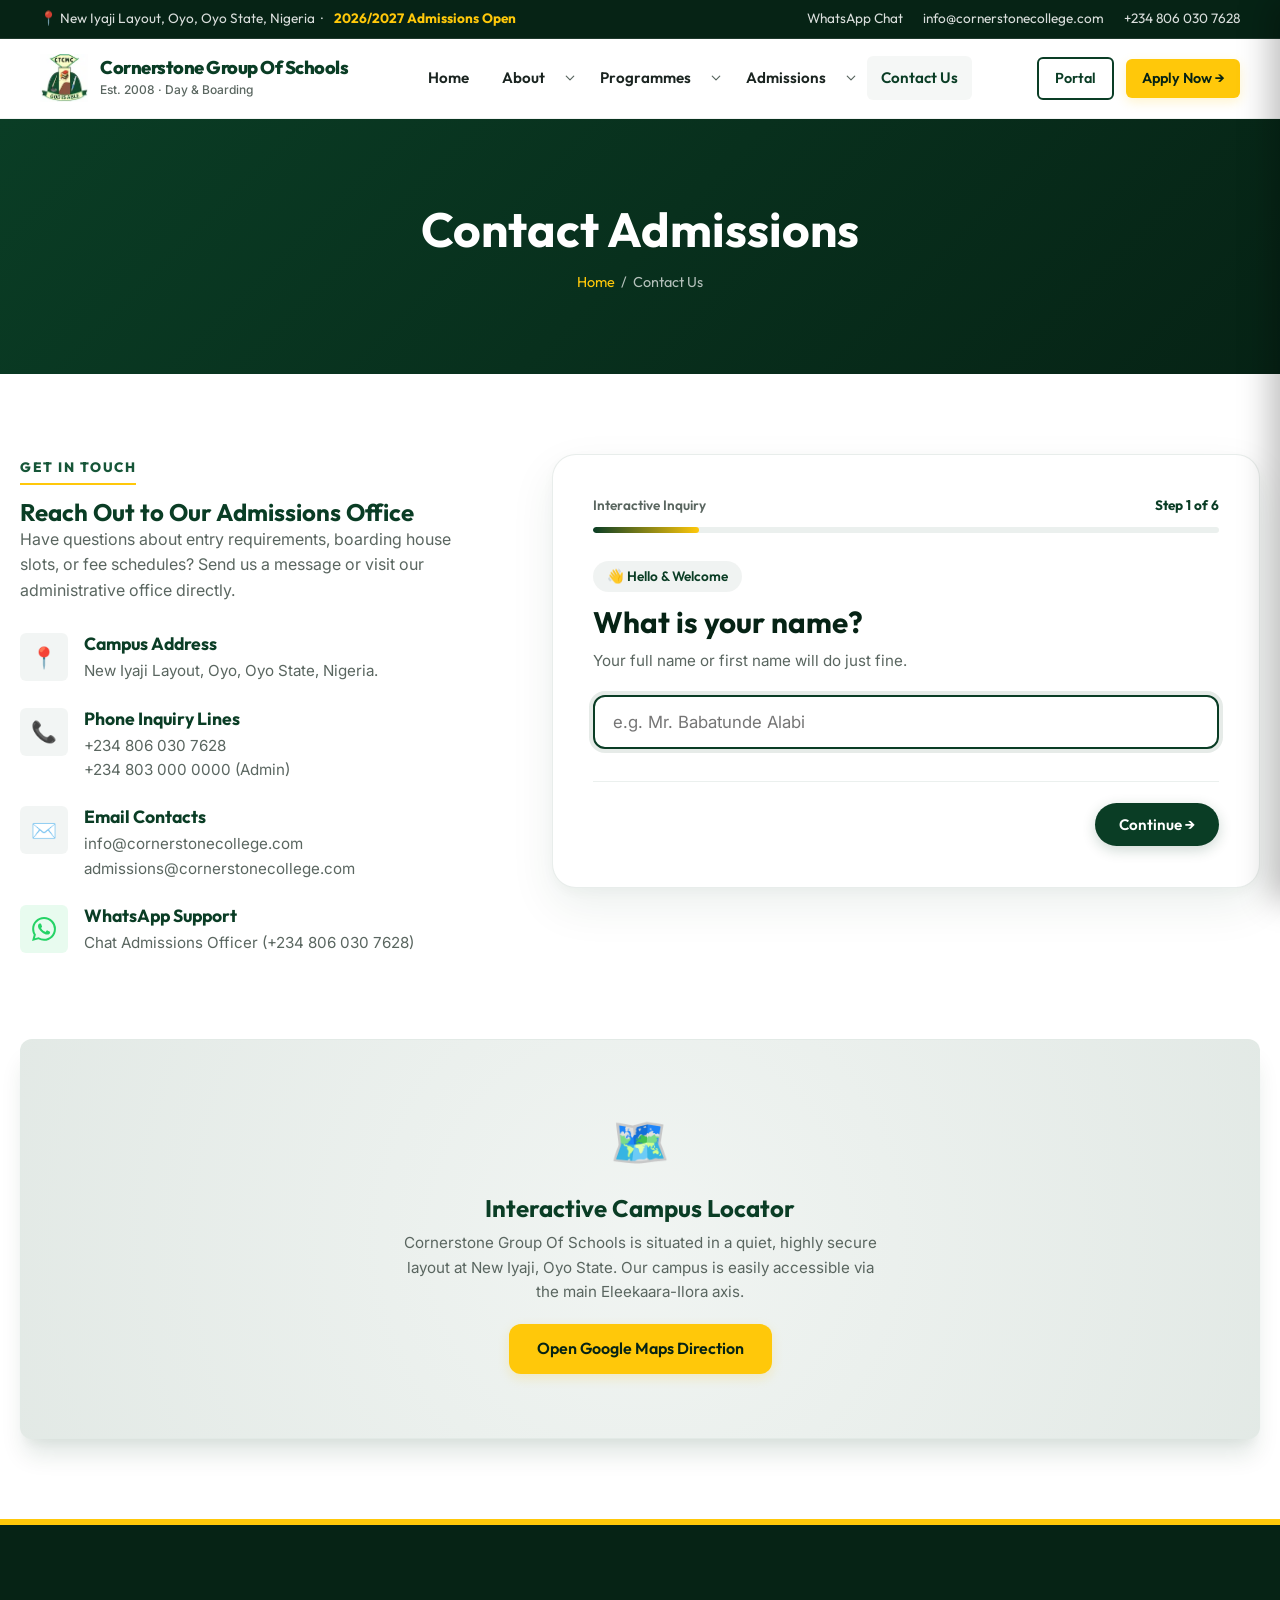
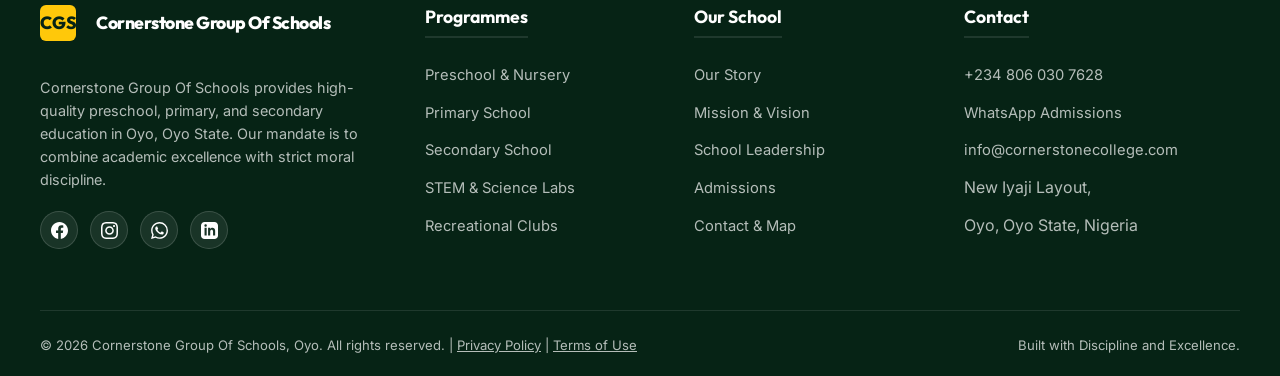
<file: contact.html>
<!DOCTYPE html>
<html lang="en">
<head>
  <meta charset="UTF-8" />
  <meta name="viewport" content="width=device-width, initial-scale=1.0" />
  <title>Contact Us — Cornerstone Group Of Schools, Oyo</title>
  <meta name="description" content="Reach out to us, book a school visit, or check our campus location in Oyo State, Nigeria." />
  <link rel="stylesheet" href="assets/css/style.css" />
  <style>
    /* Custom Contact styles */
    .page-header {
      background: linear-gradient(135deg, var(--primary) 0%, var(--primary-dark) 100%);
      color: var(--white);
      padding: 80px 0;
      text-align: center;
    }
    .page-header h1 {
      color: var(--white);
      font-size: 3rem;
      margin-bottom: 12px;
    }
    .breadcrumbs {
      font-family: var(--font-head);
      font-size: 0.9rem;
      color: rgba(255, 255, 255, 0.7);
    }
    .breadcrumbs a {
      color: var(--secondary);
    }
    .map-container {
      margin-top: 60px;
      border-radius: var(--radius-md);
      overflow: hidden;
      box-shadow: var(--shadow-lg);
      border: 1px solid rgba(10, 61, 37, 0.08);
      height: 400px;
      position: relative;
      background-color: var(--light-bg);
    }
    .map-placeholder {
      position: absolute;
      top: 0;
      left: 0;
      width: 100%;
      height: 100%;
      display: flex;
      flex-direction: column;
      align-items: center;
      justify-content: center;
      padding: 20px;
      text-align: center;
      background: radial-gradient(circle at center, rgba(10, 61, 37, 0.02) 0%, rgba(10, 61, 37, 0.08) 100%);
    }
    .map-placeholder-icon {
      font-size: 3rem;
      margin-bottom: 12px;
      color: var(--primary);
    }
    .map-placeholder h3 {
      font-size: 1.5rem;
      margin-bottom: 8px;
    }
    .map-placeholder p {
      color: var(--muted);
      max-width: 480px;
      font-size: 0.95rem;
      margin-bottom: 20px;
    }
    @media (max-width: 640px) {
      .page-header h1 { font-size: 2.2rem; }
    }
  </style>
</head>
<body>

  <!-- TOP CONTACT BAR -->
  <div class="top-bar">
    <div class="container top-bar-inner">
      <div class="top-bar-left">
        📍 New Iyaji Layout, Oyo, Oyo State, Nigeria &nbsp;·&nbsp; <strong>2026/2027 Admissions Open</strong>
      </div>
      <div class="top-bar-right">
        <a href="https://wa.me/2348060307628" target="_blank">WhatsApp Chat</a>
        <a href="mailto:info@cornerstonecollege.com">info@cornerstonecollege.com</a>
        <a href="tel:+2348060307628">+234 806 030 7628</a>
      </div>
    </div>
  </div>

  <!-- NAVBAR -->
  <nav id="navbar">
    <div class="container nav-inner">
      <a href="index.html" class="nav-logo" id="navLogo">
       <img src="assets/img/logo.webp" loading="lazy" alt="Christ the Cornerstone Model College" >
        <span class="brand-text">
          <strong>Cornerstone Group Of Schools</strong>
          <small>Est. 2008 · Day &amp; Boarding</small>
        </span>
      </a>

      <!-- DESKTOP NAV ITEMS -->
      <ul class="nav-links mega-nav" id="desktopNav">
        <li class="mega-item"><a href="index.html">Home</a></li>

        <li class="mega-item has-mega">
          <span class="mega-trigger-wrap">
            <a href="about.html" class="mega-trigger">About</a>
            <button class="mega-caret" type="button" aria-label="Toggle About menu" aria-expanded="false">
              <svg viewBox="0 0 12 8" aria-hidden="true"><path d="M1 1.5 6 6.5 11 1.5" stroke="currentColor" stroke-width="1.6" fill="none" stroke-linecap="round" stroke-linejoin="round"/></svg>
            </button>
          </span>
          <div class="mega-panel">
            <div class="mega-panel-inner">
              <div class="mega-col">
                <div class="mega-col-title">Our School</div>
                <ul class="mega-links">
                  <li><a href="about.html#story">Our Story</a></li>
                  <li><a href="about.html#mission">Mission &amp; Vision</a></li>
                  <li><a href="about.html#culture">Core Culture</a></li>
                  <li><a href="about.html#leadership">Leadership Team</a></li>
                </ul>
              </div>
              <div class="mega-feature">
                <div class="mega-feature-label">Est. 2008</div>
                <div class="mega-feature-title">Shaping Oyo's Brightest Minds for nearly two decades.</div>
                <div class="mega-feature-body">A co-educational Christian institution providing preschool, primary, and secondary learning on a secure, nurturing campus.</div>
                <a href="about.html" class="mega-feature-link">Learn more →</a>
              </div>
            </div>
          </div>
        </li>

        <li class="mega-item has-mega">
          <span class="mega-trigger-wrap">
            <a href="programmes.html" class="mega-trigger">Programmes</a>
            <button class="mega-caret" type="button" aria-label="Toggle Programmes menu" aria-expanded="false">
              <svg viewBox="0 0 12 8" aria-hidden="true"><path d="M1 1.5 6 6.5 11 1.5" stroke="currentColor" stroke-width="1.6" fill="none" stroke-linecap="round" stroke-linejoin="round"/></svg>
            </button>
          </span>
          <div class="mega-panel mega-panel-3col">
            <div class="mega-panel-inner">
              <div class="mega-col">
                <div class="mega-col-title">Academic Levels</div>
                <ul class="mega-links">
                  <li><a href="programmes.html#preschool">Preschool &amp; Nursery</a></li>
                  <li><a href="programmes.html#primary">Primary School</a></li>
                  <li><a href="programmes.html#secondary">Secondary School</a></li>
                </ul>
              </div>
              <div class="mega-col">
                <div class="mega-col-title">Enrichment</div>
                <ul class="mega-links">
                  <li><a href="programmes.html#ict">STEM &amp; Digital Lab</a></li>
                  <li><a href="programmes.html#clubs">Recreational Clubs</a></li>
                  <li><a href="programmes.html#sports">Sports &amp; Athletics</a></li>
                  <li><a href="programmes.html#arts">Arts &amp; Culture</a></li>
                </ul>
              </div>
              <div class="mega-feature">
                <div class="mega-feature-label">WAEC Results</div>
                <div class="mega-feature-title">Consistent Top Academic Performers in Oyo.</div>
                <div class="mega-feature-body">Dedicated educators combined with our modern learning facilities guarantee strong success rates in national and international examinations.</div>
                <a href="about.html" class="mega-feature-link">Our Achievements →</a>
              </div>
            </div>
          </div>
        </li>

        <li class="mega-item has-mega">
          <span class="mega-trigger-wrap">
            <a href="admissions.html" class="mega-trigger">Admissions</a>
            <button class="mega-caret" type="button" aria-label="Toggle Admissions menu" aria-expanded="false">
              <svg viewBox="0 0 12 8" aria-hidden="true"><path d="M1 1.5 6 6.5 11 1.5" stroke="currentColor" stroke-width="1.6" fill="none" stroke-linecap="round" stroke-linejoin="round"/></svg>
            </button>
          </span>
          <div class="mega-panel">
            <div class="mega-panel-inner">
              <div class="mega-col">
                <div class="mega-col-title">Apply</div>
                <ul class="mega-links">
                  <li><a href="admissions.html#process">Admission Steps</a></li>
                  <li><a href="admissions.html#requirements">Entry Requirements</a></li>
                  <li><a href="admissions.html#fees">Fees &amp; Billing</a></li>
                  <li><a href="admissions.html#faq">Admissions FAQs</a></li>
                </ul>
              </div>
              <div class="mega-feature">
                <div class="mega-feature-label">Enrollment Open</div>
                <div class="mega-feature-title">Limited boarding and day school vacancies available.</div>
                <div class="mega-feature-body">Begin with purchasing our application form online or visiting the administrative block directly.</div>
                <a href="admissions.html" class="mega-feature-link">Apply Now →</a>
              </div>
            </div>
          </div>
        </li>

        <li class="mega-item active"><a href="contact.html">Contact Us</a></li>
      </ul>

      <div class="nav-cta-group">
        <a href="admissions.html#portal" class="btn btn-outline btn-sm">Portal</a>
        <a href="admissions.html" class="btn btn-secondary btn-sm">Apply Now →</a>
      </div>

      <button class="hamburger" id="hamburger" aria-label="Open menu" aria-expanded="false" aria-controls="mobileNav">
        <span></span><span></span><span></span>
      </button>
    </div>
  </nav>

  <!-- MOBILE NAV OVERLAY -->
  <div class="mobile-nav" id="mobileNav" aria-hidden="true" role="dialog" aria-label="Navigation menu">
    <div class="mobile-nav-head">
      <a href="index.html" class="nav-logo">
        <img src="assets/img/logo.jpg" alt="Cornerstone logo" style="height:38px;">
        <span class="brand-text">
          <strong style="color:#fff">Cornerstone Group Of Schools</strong>
          <small>Est. 2008 · Day &amp; Boarding</small>
        </span>
      </a>
      <button class="mobile-nav-close" id="mobileClose" aria-label="Close menu">&times;</button>
    </div>

    <a href="index.html" class="mob-link">Home</a>

    <div class="mob-group">
      <button class="mob-parent" aria-expanded="false" onclick="toggleMobSub(this)">
        About <span class="mob-chevron">&#8250;</span>
      </button>
      <ul class="mob-sub">
        <li><a href="about.html#story">Our Story</a></li>
        <li><a href="about.html#mission">Mission &amp; Vision</a></li>
        <li><a href="about.html#culture">Core Culture</a></li>
        <li><a href="about.html#leadership">Leadership Team</a></li>
      </ul>
    </div>

    <div class="mob-group">
      <button class="mob-parent" aria-expanded="false" onclick="toggleMobSub(this)">
        Programmes <span class="mob-chevron">&#8250;</span>
      </button>
      <ul class="mob-sub">
        <li><a href="programmes.html">All Programmes</a></li>
        <li><a href="programmes.html#preschool">Preschool &amp; Nursery</a></li>
        <li><a href="programmes.html#primary">Primary School</a></li>
        <li><a href="programmes.html#secondary">Secondary School</a></li>
        <li><a href="programmes.html#ict">STEM Lab</a></li>
        <li><a href="programmes.html#clubs">Recreational Clubs</a></li>
        <li><a href="programmes.html#sports">Sports &amp; Athletics</a></li>
        <li><a href="programmes.html#arts">Arts &amp; Culture</a></li>
      </ul>
    </div>

    <div class="mob-group">
      <button class="mob-parent" aria-expanded="false" onclick="toggleMobSub(this)">
        Admissions <span class="mob-chevron">&#8250;</span>
      </button>
      <ul class="mob-sub">
        <li><a href="admissions.html#process">How to Apply</a></li>
        <li><a href="admissions.html#requirements">Entry Requirements</a></li>
        <li><a href="admissions.html#fees">Fees</a></li>
        <li><a href="admissions.html#faq">FAQs</a></li>
      </ul>
    </div>

    <a href="contact.html" class="mob-link active">Contact</a>

    <div class="mobile-nav-ctas">
      <a href="admissions.html#portal" class="btn btn-outline">Portal Login</a>
      <a href="admissions.html" class="btn btn-secondary">Apply Now →</a>
    </div>
  </div>

  <!-- MOBILE OVERLAY BACKDROP -->
  <div class="mobile-nav-backdrop" id="mobileBackdrop"></div>

  <!-- PAGE HEADER -->
  <header class="page-header">
    <div class="container">
      <h1>Contact Admissions</h1>
      <div class="breadcrumbs">
        <a href="index.html">Home</a> &nbsp;/&nbsp; Contact Us
      </div>
    </div>
  </header>

  <!-- CONTACT GRID SECTION -->
  <section class="container contact-section">
    <div class="contact-grid">
      <!-- Left Column: Contact info -->
      <div class="contact-info fade-up">
        <div class="section-label">Get in Touch</div>
        <h2>Reach Out to Our Admissions Office</h2>
        <p style="color:var(--muted); margin-bottom: 30px;">Have questions about entry requirements, boarding house slots, or fee schedules? Send us a message or visit our administrative office directly.</p>

        <div class="contact-info-list">
          <div class="contact-info-item">
            <div class="contact-info-icon">📍</div>
            <div>
              <h4>Campus Address</h4>
              <p>New Iyaji Layout, Oyo, Oyo State, Nigeria.</p>
            </div>
          </div>

          <div class="contact-info-item">
            <div class="contact-info-icon">📞</div>
            <div>
              <h4>Phone Inquiry Lines</h4>
              <p><a href="tel:+2348060307628">+234 806 030 7628</a></p>
              <p><a href="tel:+2348030000000">+234 803 000 0000</a> (Admin)</p>
            </div>
          </div>

          <div class="contact-info-item">
            <div class="contact-info-icon">✉️</div>
            <div>
              <h4>Email Contacts</h4>
              <p><a href="mailto:info@cornerstonecollege.com">info@cornerstonecollege.com</a></p>
              <p><a href="mailto:admissions@cornerstonecollege.com">admissions@cornerstonecollege.com</a></p>
            </div>
          </div>

          <div class="contact-info-item">
            <div class="contact-info-icon" style="color: #25D366; background-color: rgba(37, 211, 102, 0.1);">
              <svg width="24" height="24" viewBox="0 0 24 24" fill="currentColor" aria-hidden="true">
                <path d="M17.472 14.382c-.297-.149-1.758-.867-2.03-.967-.273-.099-.471-.148-.67.15-.197.297-.767.966-.94 1.164-.173.199-.347.223-.644.075-.297-.15-1.255-.463-2.39-1.475-.883-.788-1.48-1.761-1.653-2.059-.173-.297-.018-.458.13-.606.134-.133.298-.347.446-.52.149-.174.198-.298.298-.497.099-.198.05-.371-.025-.52-.075-.149-.669-1.612-.916-2.207-.242-.579-.487-.5-.669-.51-.173-.008-.371-.01-.57-.01-.198 0-.52.074-.792.372-.272.297-1.04 1.016-1.04 2.479 0 1.462 1.065 2.875 1.213 3.074.149.198 2.096 3.2 5.077 4.487.709.306 1.262.489 1.694.625.712.227 1.36.195 1.871.118.571-.085 1.758-.719 2.006-1.413.248-.694.248-1.289.173-1.413-.074-.124-.272-.198-.57-.347m-5.421 7.403h-.004a9.87 9.87 0 01-5.031-1.378l-.361-.214-3.741.982.998-3.648-.235-.374a9.86 9.86 0 01-1.51-5.26c.001-5.45 4.436-9.884 9.888-9.884 2.64 0 5.122 1.03 6.988 2.898a9.825 9.825 0 012.893 6.994c-.003 5.45-4.437 9.884-9.885 9.884m8.413-18.297A11.815 11.815 0 0012.05 0C5.495 0 .16 5.335.157 11.892c0 2.096.547 4.142 1.588 5.945L.057 24l6.305-1.654a11.882 11.882 0 005.683 1.448h.005c6.554 0 11.89-5.335 11.893-11.893a11.821 11.821 0 00-3.48-8.413z"/>
              </svg>
            </div>
            <div>
              <h4>WhatsApp Support</h4>
              <p><a href="https://wa.me/2348060307628" target="_blank">Chat Admissions Officer (+234 806 030 7628)</a></p>
            </div>
          </div>
        </div>
      </div>

      <!-- Right Column: Conversational Form (yuyu.ng style) -->
      <div class="contact-form-col fade-up stagger-2">
        <div class="convo-card" id="schoolInquiryWizard">
          
          <!-- Top Progress Tracker -->
          <div class="convo-progress-container" id="convoProgress">
            <div class="convo-progress-meta">
              <span>Interactive Inquiry</span>
              <span class="convo-progress-step" id="convoStepLabel">Step 1 of 6</span>
            </div>
            <div class="convo-progress-track">
              <div class="convo-progress-bar" id="convoProgressBar"></div>
            </div>
          </div>

          <!-- Step 0: Name -->
          <div class="convo-q active" data-step="0">
            <div class="convo-badge">👋 Hello &amp; Welcome</div>
            <h3 class="convo-title">What is your name?</h3>
            <p class="convo-hint">Your full name or first name will do just fine.</p>
            <input type="text" class="convo-input" id="q-name" placeholder="e.g. Mr. Babatunde Alabi" autofocus />
          </div>

          <!-- Step 1: Inquiring As -->
          <div class="convo-q" data-step="1">
            <div class="convo-badge">Nice to meet you, <span class="convo-echo-name">friend</span> 🙌</div>
            <h3 class="convo-title">Who are you inquiring as?</h3>
            <p class="convo-hint">Select the option that best describes you:</p>
            <div class="convo-options" id="q-role-options">
              <button type="button" class="convo-pill" data-value="Prospective Parent">👨‍👩‍👧 Prospective Parent</button>
              <button type="button" class="convo-pill" data-value="Current Parent / Guardian">🎓 Current Parent / Guardian</button>
              <button type="button" class="convo-pill" data-value="Student / Applicant">🧑‍🎓 Prospective Student</button>
              <button type="button" class="convo-pill" data-value="Educator / Job Applicant">💼 Educator / Job Applicant</button>
              <button type="button" class="convo-pill" data-value="Alumnus">🤝 Alumnus / Community</button>
              <button type="button" class="convo-pill" data-value="Other">✨ Other</button>
            </div>
            <input type="text" class="convo-input" id="q-role-other" placeholder="Please specify who you are inquiring as..." style="display: none; margin-top: 14px;" />
          </div>

          <!-- Step 2: Academic Level -->
          <div class="convo-q" data-step="2">
            <div class="convo-badge">Academic Level 🏫</div>
            <h3 class="convo-title">Which academic level are you interested in?</h3>
            <p class="convo-hint">Select the school section:</p>
            <div class="convo-options" id="q-level-options">
              <button type="button" class="convo-pill" data-value="Preschool & Crèche">🧸 Preschool &amp; Crèche</button>
              <button type="button" class="convo-pill" data-value="Nursery & Primary School">🎒 Nursery &amp; Primary School</button>
              <button type="button" class="convo-pill" data-value="Junior Secondary (JSS 1 - 3)">📚 Junior Secondary (JSS 1 - 3)</button>
              <button type="button" class="convo-pill" data-value="Senior Secondary (SSS 1 - 3)">🎓 Senior Secondary (SSS 1 - 3)</button>
              <button type="button" class="convo-pill" data-value="Boarding House Facility">🛏️ Boarding House Facility</button>
              <button type="button" class="convo-pill" data-value="General School Inquiry">🏫 General School Inquiry</button>
            </div>
          </div>

          <!-- Step 3: Purpose of Contact -->
          <div class="convo-q" data-step="3">
            <div class="convo-badge">Inquiry Goal 🎯</div>
            <h3 class="convo-title">What is the primary purpose of your inquiry?</h3>
            <p class="convo-hint">How can our admissions officer best assist you?</p>
            <div class="convo-options" id="q-purpose-options">
              <button type="button" class="convo-pill" data-value="2026/2027 Admissions">📝 2026/2027 Admissions</button>
              <button type="button" class="convo-pill" data-value="Book a Campus Visit & Tour">🏫 Book a Campus Visit &amp; Tour</button>
              <button type="button" class="convo-pill" data-value="Tuition & Boarding Fees">💰 Tuition &amp; Boarding Fees</button>
              <button type="button" class="convo-pill" data-value="Entrance Examination Details">📋 Entrance Exam Details</button>
              <button type="button" class="convo-pill" data-value="General Inquiry / Other">💬 General Inquiries</button>
            </div>
          </div>

          <!-- Step 4: Contact Information -->
          <div class="convo-q" data-step="4">
            <div class="convo-badge">Contact Details 📱</div>
            <h3 class="convo-title">How can our team get back to you?</h3>
            <p class="convo-hint">Provide your active phone number / WhatsApp and email address:</p>
            <div class="convo-input-grid">
              <div class="convo-input-group">
                <label class="convo-input-label" for="q-phone">Phone / WhatsApp Number</label>
                <input type="tel" class="convo-input" id="q-phone" placeholder="e.g. +234 806 030 7628" />
              </div>
              <div class="convo-input-group">
                <label class="convo-input-label" for="q-email">Email Address</label>
                <input type="email" class="convo-input" id="q-email" placeholder="e.g. parent@example.com" />
              </div>
            </div>
          </div>

          <!-- Step 5: Message / Additional Details -->
          <div class="convo-q" data-step="5">
            <div class="convo-badge">Final Step ✍️</div>
            <h3 class="convo-title">Any specific questions or child details?</h3>
            <p class="convo-hint">Optional: Tell us about your child's age, previous school, or any special requests.</p>
            <textarea class="convo-input convo-textarea" id="q-message" placeholder="e.g. We are moving to Oyo and looking to enroll our child in JSS 1 next session..."></textarea>
          </div>

          <!-- Step 6: Dispatch / Choose How to Send (yuyu.ng signature) -->
          <div class="convo-q" data-step="send">
            <div class="convo-badge" style="background: rgba(37, 211, 102, 0.1); color: #16803c;">All Done! 🎉</div>
            <h3 class="convo-title">How would you like to submit this?</h3>
            <p class="convo-hint">Choose your preferred channel below. Your inquiry details are ready to send directly to our admissions team.</p>

            <div class="convo-send-grid">
              <!-- WhatsApp Option -->
              <button type="button" class="convo-send-card card-whatsapp" id="sendWhatsappBtn">
                <div class="convo-send-icon">
                  <svg width="26" height="26" viewBox="0 0 24 24" fill="currentColor"><path d="M17.472 14.382c-.297-.149-1.758-.867-2.03-.967-.273-.099-.471-.148-.67.15-.197.297-.767.966-.94 1.164-.173.199-.347.223-.644.075-.297-.15-1.255-.463-2.39-1.475-.883-.788-1.48-1.761-1.653-2.059-.173-.297-.018-.458.13-.606.134-.133.298-.347.446-.52.149-.174.198-.298.298-.497.099-.198.05-.371-.025-.52-.075-.149-.669-1.612-.916-2.207-.242-.579-.487-.5-.669-.51-.173-.008-.371-.01-.57-.01-.198 0-.52.074-.792.372-.272.297-1.04 1.016-1.04 2.479 0 1.462 1.065 2.875 1.213 3.074.149.198 2.096 3.2 5.077 4.487.709.306 1.262.489 1.694.625.712.227 1.36.195 1.871.118.571-.085 1.758-.719 2.006-1.413.248-.694.248-1.289.173-1.413-.074-.124-.272-.198-.57-.347m-5.421 7.403h-.004a9.87 9.87 0 01-5.031-1.378l-.361-.214-3.741.982.998-3.648-.235-.374a9.86 9.86 0 01-1.51-5.26c.001-5.45 4.436-9.884 9.888-9.884 2.64 0 5.122 1.03 6.988 2.898a9.825 9.825 0 012.893 6.994c-.003 5.45-4.437 9.884-9.885 9.884m8.413-18.297A11.815 11.815 0 0012.05 0C5.495 0 .16 5.335.157 11.892c0 2.096.547 4.142 1.588 5.945L.057 24l6.305-1.654a11.882 11.882 0 005.683 1.448h.005c6.554 0 11.89-5.335 11.893-11.893a11.821 11.821 0 00-3.48-8.413z"/></svg>
                </div>
                <div>
                  <div class="convo-send-title">Send via WhatsApp</div>
                  <div class="convo-send-desc">Opens WhatsApp chat with our Admissions Desk with your inquiry pre-formatted</div>
                </div>
                <div class="convo-send-arrow">→</div>
              </button>

              <!-- Email Option -->
              <button type="button" class="convo-send-card card-email" id="sendEmailBtn">
                <div class="convo-send-icon">
                  <svg width="24" height="24" viewBox="0 0 24 24" fill="none" stroke="currentColor" stroke-width="2" stroke-linecap="round" stroke-linejoin="round"><rect x="2" y="4" width="20" height="16" rx="2"/><path d="m22 7-8.97 5.7a1.94 1.94 0 0 1-2.06 0L2 7"/></svg>
                </div>
                <div>
                  <div class="convo-send-title">Send via Official Email</div>
                  <div class="convo-send-desc">Drafts an email directly to admissions@cornerstonecollege.com</div>
                </div>
                <div class="convo-send-arrow">→</div>
              </button>

              <!-- Direct Submit Option -->
              <button type="button" class="convo-send-card card-direct" id="sendDirectBtn">
                <div class="convo-send-icon">
                  <svg width="24" height="24" viewBox="0 0 24 24" fill="none" stroke="currentColor" stroke-width="2.5" stroke-linecap="round" stroke-linejoin="round"><path d="M22 11.08V12a10 10 0 1 1-5.93-9.14"/><polyline points="22 4 12 14.01 9 11.01"/></svg>
                </div>
                <div>
                  <div class="convo-send-title">Instant Web Submission</div>
                  <div class="convo-send-desc">Submit right here on the portal and receive immediate on-screen verification</div>
                </div>
                <div class="convo-send-arrow">→</div>
              </button>
            </div>
          </div>

          <!-- Success Screen (Shown after direct submit or choosing a channel) -->
          <div class="convo-success-box" id="convoSuccessBox">
            <div class="convo-success-icon">✓</div>
            <h3 class="convo-success-title">Inquiry Submitted Successfully!</h3>
            <p class="convo-success-text">
              Thank you, <strong id="successName">Parent</strong>! Your admissions inquiry has been recorded. Our Admissions Desk will review your details and contact you via phone/email shortly.
            </p>
            <button type="button" class="btn btn-outline" id="convoResetBtn" style="border-radius: 50px;">
              ↺ Start Another Inquiry
            </button>
          </div>

          <!-- Bottom Navigation (Back / Continue) -->
          <div class="convo-nav" id="convoNav">
            <button type="button" class="convo-nav-btn convo-btn-back" id="convoBtnBack" style="visibility: hidden;">
              ← Back
            </button>
            <button type="button" class="convo-nav-btn convo-btn-next" id="convoBtnNext">
              Continue →
            </button>
          </div>

        </div>
      </div>
    </div>

    <!-- Map placeholder block -->
    <div class="map-container fade-up stagger-2">
      <div class="map-placeholder">
        <span class="map-placeholder-icon">🗺️</span>
        <h3>Interactive Campus Locator</h3>
        <p>Cornerstone Group Of Schools is situated in a quiet, highly secure layout at New Iyaji, Oyo State. Our campus is easily accessible via the main Eleekaara-Ilora axis.</p>
        <a href="https://maps.google.com" target="_blank" class="btn btn-secondary">Open Google Maps Direction</a>
      </div>
    </div>
  </section>

  <!-- FOOTER -->
  <footer id="contactSection">
    <div class="container">
      <div class="footer-grid">
        <div>
          <a href="index.html" class="nav-logo" style="margin-bottom: 20px; display: inline-flex;">
            <div class="footer-logo-mark">CGS</div>
            <span class="brand-text">
              <strong style="color:white; font-size:1.1rem; padding-left: 8px;">Cornerstone Group Of Schools</strong>
            </span>
          </a>
          <p class="footer-brand-text">Cornerstone Group Of Schools provides high-quality preschool, primary, and secondary education in Oyo, Oyo State. Our mandate is to combine academic excellence with strict moral discipline.</p>
          <div class="social-links">
            <a href="https://facebook.com" target="_blank" rel="noopener noreferrer" class="social-link" aria-label="Facebook">
              <svg width="18" height="18" viewBox="0 0 24 24" fill="currentColor" aria-hidden="true">
                <path d="M24 12.073c0-6.627-5.373-12-12-12s-12 5.373-12 12c0 5.99 4.388 10.954 10.125 11.854v-8.385H7.078v-3.47h3.047V9.43c0-3.007 1.792-4.669 4.533-4.669 1.312 0 2.686.235 2.686.235v2.953H15.83c-1.491 0-1.956.925-1.956 1.874v2.25h3.328l-.532 3.47h-2.796v8.385C19.612 23.027 24 18.062 24 12.073z"/>
              </svg>
            </a>
            <a href="https://instagram.com" target="_blank" rel="noopener noreferrer" class="social-link" aria-label="Instagram">
              <svg width="18" height="18" viewBox="0 0 24 24" fill="currentColor" aria-hidden="true">
                <path d="M12 2.163c3.204 0 3.584.012 4.85.07 3.252.148 4.771 1.691 4.919 4.919.058 1.265.069 1.645.069 4.849 0 3.205-.012 3.584-.069 4.849-.149 3.225-1.664 4.771-4.919 4.919-1.266.058-1.644.07-4.85.07-3.204 0-3.584-.012-4.849-.07-3.26-.149-4.771-1.699-4.919-4.92-.058-1.265-.07-1.644-.07-4.849 0-3.204.013-3.583.07-4.849.149-3.227 1.664-4.771 4.919-4.919 1.266-.057 1.645-.069 4.849-.069zm0-2.163c-3.259 0-3.667.014-4.947.072-4.358.2-6.78 2.618-6.98 6.98-.059 1.281-.073 1.689-.073 4.948 0 3.259.014 3.668.072 4.948.2 4.358 2.618 6.78 6.98 6.98 1.281.058 1.689.072 4.948.072 3.259 0 3.668-.014 4.948-.072 4.354-.2 6.782-2.618 6.979-6.98.059-1.28.073-1.689.073-4.948 0-3.259-.014-3.667-.072-4.947-.196-4.354-2.617-6.78-6.979-6.98-1.281-.059-1.69-.073-4.949-.073zm0 5.838c-3.403 0-6.162 2.759-6.162 6.162s2.759 6.163 6.162 6.163 6.162-2.759 6.162-6.163c0-3.403-2.759-6.162-6.162-6.162zm0 10.162c-2.209 0-4-1.79-4-4 0-2.209 1.791-4 4-4s4 1.791 4 4c0 2.21-1.791 4-4 4zm6.406-11.845c-.796 0-1.441.645-1.441 1.44s.645 1.44 1.441 1.44c.795 0 1.439-.645 1.439-1.44s-.644-1.44-1.439-1.44z"/>
              </svg>
            </a>
            <a href="https://wa.me/2348060307628" target="_blank" rel="noopener noreferrer" class="social-link" aria-label="WhatsApp">
              <svg width="18" height="18" viewBox="0 0 24 24" fill="currentColor" aria-hidden="true">
                <path d="M17.472 14.382c-.297-.149-1.758-.867-2.03-.967-.273-.099-.471-.148-.67.15-.197.297-.767.966-.94 1.164-.173.199-.347.223-.644.075-.297-.15-1.255-.463-2.39-1.475-.883-.788-1.48-1.761-1.653-2.059-.173-.297-.018-.458.13-.606.134-.133.298-.347.446-.52.149-.174.198-.298.298-.497.099-.198.05-.371-.025-.52-.075-.149-.669-1.612-.916-2.207-.242-.579-.487-.5-.669-.51-.173-.008-.371-.01-.57-.01-.198 0-.52.074-.792.372-.272.297-1.04 1.016-1.04 2.479 0 1.462 1.065 2.875 1.213 3.074.149.198 2.096 3.2 5.077 4.487.709.306 1.262.489 1.694.625.712.227 1.36.195 1.871.118.571-.085 1.758-.719 2.006-1.413.248-.694.248-1.289.173-1.413-.074-.124-.272-.198-.57-.347m-5.421 7.403h-.004a9.87 9.87 0 01-5.031-1.378l-.361-.214-3.741.982.998-3.648-.235-.374a9.86 9.86 0 01-1.51-5.26c.001-5.45 4.436-9.884 9.888-9.884 2.64 0 5.122 1.03 6.988 2.898a9.825 9.825 0 012.893 6.994c-.003 5.45-4.437 9.884-9.885 9.884m8.413-18.297A11.815 11.815 0 0012.05 0C5.495 0 .16 5.335.157 11.892c0 2.096.547 4.142 1.588 5.945L.057 24l6.305-1.654a11.882 11.882 0 005.683 1.448h.005c6.554 0 11.89-5.335 11.893-11.893a11.821 11.821 0 00-3.48-8.413z"/>
              </svg>
            </a>
            <a href="https://linkedin.com" target="_blank" rel="noopener noreferrer" class="social-link" aria-label="LinkedIn">
              <svg width="18" height="18" viewBox="0 0 24 24" fill="currentColor" aria-hidden="true">
                <path d="M19 0h-14c-2.761 0-5 2.239-5 5v14c0 2.761 2.239 5 5 5h14c2.762 0 5-2.239 5-5v-14c0-2.761-2.238-5-5-5zm-11 19h-3v-11h3v11zm-1.5-12.268c-.966 0-1.75-.79-1.75-1.764s.784-1.764 1.75-1.764 1.75.79 1.75 1.764-.783 1.764-1.75 1.764zm13.5 12.268h-3v-5.604c0-3.368-4-3.113-4 0v5.604h-3v-11h3v1.765c1.396-2.586 7-2.777 7 2.476v6.759z"/>
              </svg>
            </a>
          </div>
        </div>

        <div class="footer-col">
          <h5>Programmes</h5>
          <ul>
            <li><a href="programmes.html#preschool">Preschool &amp; Nursery</a></li>
            <li><a href="programmes.html#primary">Primary School</a></li>
            <li><a href="programmes.html#secondary">Secondary School</a></li>
            <li><a href="programmes.html#ict">STEM &amp; Science Labs</a></li>
            <li><a href="programmes.html#clubs">Recreational Clubs</a></li>
          </ul>
        </div>

        <div class="footer-col">
          <h5>Our School</h5>
          <ul>
            <li><a href="about.html#story">Our Story</a></li>
            <li><a href="about.html#mission">Mission &amp; Vision</a></li>
            <li><a href="about.html#leadership">School Leadership</a></li>
            <li><a href="admissions.html">Admissions</a></li>
            <li><a href="contact.html">Contact &amp; Map</a></li>
          </ul>
        </div>

        <div class="footer-col">
          <h5>Contact</h5>
          <ul>
            <li><a href="tel:+2348060307628">+234 806 030 7628</a></li>
            <li><a href="https://wa.me/2348060307628">WhatsApp Admissions</a></li>
            <li><a href="mailto:info@cornerstonecollege.com">info@cornerstonecollege.com</a></li>
            <li>New Iyaji Layout,</li>
            <li>Oyo, Oyo State, Nigeria</li>
          </ul>
        </div>
      </div>

      <div class="footer-bottom">
        <p>&copy; 2026 Cornerstone Group Of Schools, Oyo. All rights reserved. | <a href="#">Privacy Policy</a> | <a href="#">Terms of Use</a></p>
        <p>Built with Discipline and Excellence.</p>
      </div>
    </div>
  </footer>

  <script src="assets/js/main.js"></script>
  <script src="assets/js/contact-wizard.js"></script>
</body>
</html>
</file>
<file: assets/css/admin.css>
/* ==========================================================================
   CORNERSTONE COLLEGE — ADMIN PORTAL STYLES
   ========================================================================== */

@import url('https://fonts.googleapis.com/css2?family=Inter:wght@300;400;500;600&family=Outfit:wght@400;500;600;700;800&display=swap');

:root {
  --admin-primary: #0a3d25;
  --admin-primary-light: #165638;
  --admin-primary-dark: #062315;
  --admin-accent: #ffc80a;
  --admin-accent-light: #ffd740;
  --admin-sidebar-bg: #0d1f16;
  --admin-sidebar-width: 260px;
  --admin-header-h: 64px;
  --admin-white: #ffffff;
  --admin-light: #f4f7f5;
  --admin-muted: #6b7a74;
  --admin-ink: #1a2420;
  --admin-border: rgba(10, 61, 37, 0.1);
  --admin-danger: #d93025;
  --admin-danger-light: #fce8e6;
  --admin-success: #137333;
  --admin-success-light: #e6f4ea;
  --admin-warning: #e37400;
  --admin-warning-light: #fef7e0;
  --admin-info: #1967d2;
  --admin-info-light: #e8f0fe;
  --radius-sm: 6px;
  --radius-md: 12px;
  --radius-lg: 20px;
  --shadow-sm: 0 1px 3px rgba(0,0,0,0.08), 0 1px 2px rgba(0,0,0,0.06);
  --shadow-md: 0 4px 12px rgba(0,0,0,0.08), 0 2px 4px rgba(0,0,0,0.05);
  --shadow-lg: 0 10px 30px rgba(0,0,0,0.12), 0 4px 8px rgba(0,0,0,0.06);
  --transition: 0.25s cubic-bezier(0.4,0,0.2,1);
  --font-head: 'Outfit', sans-serif;
  --font-body: 'Inter', sans-serif;
}

*, *::before, *::after { box-sizing: border-box; margin: 0; padding: 0; }

html { font-size: 16px; scroll-behavior: smooth; }

body {
  font-family: var(--font-body);
  color: var(--admin-ink);
  background: var(--admin-light);
  -webkit-font-smoothing: antialiased;
  overflow-x: hidden;
}

a { text-decoration: none; color: inherit; }
ul { list-style: none; }
img { max-width: 100%; display: block; }
button, input, select, textarea { font-family: inherit; font-size: inherit; outline: none; border: none; background: none; }
button { cursor: pointer; }

/* ==========================================================================
   LOGIN PAGE
   ========================================================================== */
.admin-login-page {
  min-height: 100vh;
  display: grid;
  grid-template-columns: 1fr 1fr;
}

.login-brand-panel {
  background: linear-gradient(150deg, var(--admin-primary-dark) 0%, var(--admin-primary) 60%, var(--admin-primary-light) 100%);
  display: flex;
  flex-direction: column;
  justify-content: center;
  align-items: center;
  padding: 60px 50px;
  position: relative;
  overflow: hidden;
}

.login-brand-panel::before {
  content: '';
  position: absolute;
  top: -100px;
  right: -100px;
  width: 400px;
  height: 400px;
  border-radius: 50%;
  background: rgba(255,200,10,0.06);
}
.login-brand-panel::after {
  content: '';
  position: absolute;
  bottom: -80px;
  left: -80px;
  width: 300px;
  height: 300px;
  border-radius: 50%;
  background: rgba(255,255,255,0.04);
}

.brand-panel-logo {
  display: flex;
  align-items: center;
  gap: 14px;
  margin-bottom: 48px;
  position: relative;
  z-index: 1;
}

.brand-logo-mark {
  width: 52px;
  height: 52px;
  background: var(--admin-accent);
  color: var(--admin-primary-dark);
  font-family: var(--font-head);
  font-weight: 800;
  font-size: 1.4rem;
  border-radius: var(--radius-sm);
  display: flex;
  align-items: center;
  justify-content: center;
  box-shadow: 0 4px 16px rgba(255,200,10,0.3);
}

.brand-panel-logo span {
  color: white;
  font-family: var(--font-head);
  font-weight: 700;
  font-size: 1.2rem;
  line-height: 1.2;
}

.brand-panel-logo small {
  display: block;
  font-size: 0.75rem;
  color: rgba(255,255,255,0.6);
  font-weight: 400;
  margin-top: 2px;
}

.brand-panel-tagline {
  position: relative;
  z-index: 1;
  text-align: center;
  color: white;
}

.brand-panel-tagline h2 {
  font-family: var(--font-head);
  font-size: 2.6rem;
  font-weight: 800;
  line-height: 1.15;
  margin-bottom: 16px;
}

.brand-panel-tagline h2 em {
  font-style: normal;
  color: var(--admin-accent);
}

.brand-panel-tagline p {
  color: rgba(255,255,255,0.7);
  font-size: 1rem;
  line-height: 1.7;
  max-width: 360px;
}

.brand-stats {
  position: relative;
  z-index: 1;
  display: grid;
  grid-template-columns: repeat(3, 1fr);
  gap: 16px;
  margin-top: 48px;
  width: 100%;
  max-width: 400px;
}

.brand-stat {
  background: rgba(255,255,255,0.07);
  border: 1px solid rgba(255,255,255,0.1);
  padding: 16px 12px;
  border-radius: var(--radius-md);
  text-align: center;
  backdrop-filter: blur(4px);
}

.brand-stat strong {
  display: block;
  font-family: var(--font-head);
  font-size: 1.5rem;
  font-weight: 800;
  color: var(--admin-accent);
}

.brand-stat span {
  font-size: 0.75rem;
  color: rgba(255,255,255,0.6);
  font-weight: 500;
}

.login-form-panel {
  background: var(--admin-white);
  display: flex;
  flex-direction: column;
  justify-content: center;
  align-items: center;
  padding: 60px 50px;
}

.login-card {
  width: 100%;
  max-width: 420px;
}

.login-card h1 {
  font-family: var(--font-head);
  font-size: 2rem;
  font-weight: 800;
  color: var(--admin-ink);
  margin-bottom: 8px;
}

.login-card .login-sub {
  color: var(--admin-muted);
  font-size: 0.95rem;
  margin-bottom: 36px;
}

.login-role-tabs {
  display: flex;
  background: var(--admin-light);
  border-radius: var(--radius-sm);
  padding: 4px;
  margin-bottom: 28px;
  gap: 2px;
}

.login-role-tab {
  flex: 1;
  padding: 8px;
  text-align: center;
  font-family: var(--font-head);
  font-weight: 600;
  font-size: 0.85rem;
  color: var(--admin-muted);
  border-radius: 4px;
  transition: var(--transition);
}

.login-role-tab.active {
  background: var(--admin-white);
  color: var(--admin-primary);
  box-shadow: var(--shadow-sm);
}

.form-group {
  margin-bottom: 20px;
}

.form-label {
  display: block;
  font-family: var(--font-head);
  font-weight: 600;
  font-size: 0.88rem;
  color: var(--admin-primary);
  margin-bottom: 8px;
}

.form-input-wrap {
  position: relative;
}

.form-input-wrap .form-icon {
  position: absolute;
  left: 14px;
  top: 50%;
  transform: translateY(-50%);
  color: var(--admin-muted);
  font-size: 1rem;
  pointer-events: none;
}

.form-control {
  width: 100%;
  padding: 12px 16px 12px 42px;
  border: 1.5px solid var(--admin-border);
  border-radius: var(--radius-sm);
  color: var(--admin-ink);
  background: var(--admin-white);
  font-size: 0.95rem;
  transition: var(--transition);
}

.form-control:focus {
  border-color: var(--admin-primary);
  box-shadow: 0 0 0 3px rgba(10,61,37,0.1);
}

.form-control.error {
  border-color: var(--admin-danger);
  box-shadow: 0 0 0 3px rgba(217,48,37,0.1);
}

.form-control-plain {
  width: 100%;
  padding: 12px 16px;
  border: 1.5px solid var(--admin-border);
  border-radius: var(--radius-sm);
  color: var(--admin-ink);
  background: var(--admin-white);
  font-size: 0.95rem;
  transition: var(--transition);
}

.form-control-plain:focus {
  border-color: var(--admin-primary);
  box-shadow: 0 0 0 3px rgba(10,61,37,0.1);
}

.form-toggle-pw {
  position: absolute;
  right: 14px;
  top: 50%;
  transform: translateY(-50%);
  color: var(--admin-muted);
  font-size: 1rem;
  cursor: pointer;
  background: none;
  border: none;
}

.login-error-msg {
  background: var(--admin-danger-light);
  color: var(--admin-danger);
  border: 1px solid rgba(217,48,37,0.2);
  padding: 12px 16px;
  border-radius: var(--radius-sm);
  font-size: 0.88rem;
  font-weight: 500;
  margin-bottom: 20px;
  display: none;
}

.btn-login {
  width: 100%;
  padding: 14px;
  background: var(--admin-primary);
  color: white;
  font-family: var(--font-head);
  font-weight: 700;
  font-size: 1rem;
  border-radius: var(--radius-sm);
  border: none;
  cursor: pointer;
  transition: var(--transition);
  display: flex;
  align-items: center;
  justify-content: center;
  gap: 8px;
}

.btn-login:hover {
  background: var(--admin-primary-light);
  transform: translateY(-1px);
  box-shadow: 0 4px 12px rgba(10,61,37,0.2);
}

.login-back-link {
  text-align: center;
  margin-top: 24px;
  font-size: 0.88rem;
  color: var(--admin-muted);
}

.login-back-link a {
  color: var(--admin-primary);
  font-weight: 600;
}

/* ==========================================================================
   DASHBOARD LAYOUT
   ========================================================================== */
.admin-layout {
  display: flex;
  min-height: 100vh;
}

/* SIDEBAR */
.admin-sidebar {
  width: var(--admin-sidebar-width);
  background: var(--admin-sidebar-bg);
  position: fixed;
  top: 0;
  left: 0;
  height: 100vh;
  display: flex;
  flex-direction: column;
  z-index: 100;
  transition: transform var(--transition);
  overflow-y: auto;
}

.sidebar-logo {
  padding: 24px 20px;
  display: flex;
  align-items: center;
  gap: 12px;
  border-bottom: 1px solid rgba(255,255,255,0.06);
}

.sidebar-logo-mark {
  width: 38px;
  height: 38px;
  background: var(--admin-accent);
  color: var(--admin-primary-dark);
  font-family: var(--font-head);
  font-weight: 800;
  font-size: 1rem;
  border-radius: var(--radius-sm);
  display: flex;
  align-items: center;
  justify-content: center;
  flex-shrink: 0;
}

.sidebar-logo-text strong {
  display: block;
  color: white;
  font-family: var(--font-head);
  font-size: 0.95rem;
  font-weight: 700;
  line-height: 1.2;
}

.sidebar-logo-text small {
  font-size: 0.7rem;
  color: rgba(255,255,255,0.45);
}

.sidebar-section-label {
  font-size: 0.68rem;
  font-weight: 700;
  letter-spacing: 1.5px;
  text-transform: uppercase;
  color: rgba(255,255,255,0.3);
  padding: 20px 20px 8px;
}

.sidebar-nav {
  flex: 1;
  padding: 8px 0;
}

.sidebar-link {
  display: flex;
  align-items: center;
  gap: 12px;
  padding: 11px 20px;
  color: rgba(255,255,255,0.6);
  font-family: var(--font-head);
  font-weight: 500;
  font-size: 0.92rem;
  transition: var(--transition);
  border-left: 3px solid transparent;
  cursor: pointer;
}

.sidebar-link:hover {
  color: rgba(255,255,255,0.9);
  background: rgba(255,255,255,0.05);
}

.sidebar-link.active {
  color: var(--admin-accent);
  background: rgba(255,200,10,0.08);
  border-left-color: var(--admin-accent);
}

.sidebar-link .nav-icon {
  font-size: 1.1rem;
  width: 22px;
  text-align: center;
  flex-shrink: 0;
}

.sidebar-link .nav-badge {
  margin-left: auto;
  background: var(--admin-accent);
  color: var(--admin-primary-dark);
  font-size: 0.7rem;
  font-weight: 700;
  padding: 2px 7px;
  border-radius: 20px;
  font-family: var(--font-head);
}

.sidebar-footer {
  padding: 16px 20px;
  border-top: 1px solid rgba(255,255,255,0.06);
}

.sidebar-user {
  display: flex;
  align-items: center;
  gap: 12px;
}

.sidebar-user-avatar {
  width: 36px;
  height: 36px;
  background: var(--admin-primary);
  border: 2px solid var(--admin-accent);
  border-radius: 50%;
  display: flex;
  align-items: center;
  justify-content: center;
  font-family: var(--font-head);
  font-weight: 700;
  color: var(--admin-accent);
  font-size: 0.9rem;
  flex-shrink: 0;
}

.sidebar-user-info strong {
  display: block;
  color: white;
  font-size: 0.88rem;
  font-weight: 600;
}

.sidebar-user-info small {
  color: rgba(255,255,255,0.4);
  font-size: 0.72rem;
}

.sidebar-logout-btn {
  margin-left: auto;
  background: rgba(217,48,37,0.15);
  color: #ff6b6b;
  border: 1px solid rgba(217,48,37,0.25);
  padding: 6px 10px;
  border-radius: var(--radius-sm);
  font-size: 0.75rem;
  font-weight: 600;
  cursor: pointer;
  transition: var(--transition);
}

.sidebar-logout-btn:hover {
  background: rgba(217,48,37,0.3);
}

/* MAIN CONTENT */
.admin-main {
  margin-left: var(--admin-sidebar-width);
  flex: 1;
  display: flex;
  flex-direction: column;
  min-height: 100vh;
}

/* TOP HEADER */
.admin-topbar {
  height: var(--admin-header-h);
  background: var(--admin-white);
  border-bottom: 1px solid var(--admin-border);
  display: flex;
  align-items: center;
  padding: 0 28px;
  gap: 16px;
  position: sticky;
  top: 0;
  z-index: 50;
}

.topbar-title {
  font-family: var(--font-head);
  font-weight: 700;
  font-size: 1.15rem;
  color: var(--admin-ink);
  flex: 1;
}

.topbar-title small {
  display: block;
  font-size: 0.75rem;
  font-weight: 400;
  color: var(--admin-muted);
  margin-top: 1px;
}

.topbar-actions {
  display: flex;
  align-items: center;
  gap: 12px;
}

.topbar-btn {
  padding: 8px 16px;
  border-radius: var(--radius-sm);
  font-family: var(--font-head);
  font-weight: 600;
  font-size: 0.85rem;
  display: flex;
  align-items: center;
  gap: 6px;
  transition: var(--transition);
  cursor: pointer;
}

.topbar-btn-outline {
  border: 1.5px solid var(--admin-border);
  color: var(--admin-muted);
}

.topbar-btn-outline:hover {
  border-color: var(--admin-primary);
  color: var(--admin-primary);
}

.topbar-btn-primary {
  background: var(--admin-primary);
  color: white;
  border: none;
}

.topbar-btn-primary:hover {
  background: var(--admin-primary-light);
  transform: translateY(-1px);
}

.hamburger-btn {
  display: none;
  background: none;
  border: none;
  padding: 8px;
  cursor: pointer;
  flex-direction: column;
  gap: 5px;
}

.hamburger-btn span {
  width: 22px;
  height: 2px;
  background: var(--admin-ink);
  border-radius: 2px;
  display: block;
  transition: var(--transition);
}

/* CONTENT AREA */
.admin-content {
  padding: 28px;
  flex: 1;
}

/* PAGE SECTIONS (tab panels) */
.admin-section {
  display: none;
}

.admin-section.active {
  display: block;
}

/* ==========================================================================
   STAT CARDS
   ========================================================================== */
.stats-grid {
  display: grid;
  grid-template-columns: repeat(4, 1fr);
  gap: 20px;
  margin-bottom: 28px;
}

.stat-card {
  background: var(--admin-white);
  border-radius: var(--radius-md);
  padding: 24px;
  box-shadow: var(--shadow-sm);
  border: 1px solid var(--admin-border);
  display: flex;
  align-items: flex-start;
  gap: 16px;
  transition: var(--transition);
}

.stat-card:hover {
  box-shadow: var(--shadow-md);
  transform: translateY(-2px);
}

.stat-icon {
  width: 48px;
  height: 48px;
  border-radius: var(--radius-sm);
  display: flex;
  align-items: center;
  justify-content: center;
  font-size: 1.4rem;
  flex-shrink: 0;
}

.stat-icon.green { background: var(--admin-success-light); }
.stat-icon.yellow { background: var(--admin-warning-light); }
.stat-icon.blue { background: var(--admin-info-light); }
.stat-icon.red { background: var(--admin-danger-light); }

.stat-info strong {
  display: block;
  font-family: var(--font-head);
  font-size: 1.8rem;
  font-weight: 800;
  color: var(--admin-ink);
  line-height: 1;
  margin-bottom: 4px;
}

.stat-info span {
  font-size: 0.82rem;
  color: var(--admin-muted);
  font-weight: 500;
}

/* ==========================================================================
   CARDS & PANELS
   ========================================================================== */
.admin-card {
  background: var(--admin-white);
  border-radius: var(--radius-md);
  box-shadow: var(--shadow-sm);
  border: 1px solid var(--admin-border);
  overflow: hidden;
}

.admin-card-header {
  padding: 18px 24px;
  border-bottom: 1px solid var(--admin-border);
  display: flex;
  align-items: center;
  justify-content: space-between;
  gap: 12px;
  flex-wrap: wrap;
}

.admin-card-header h3 {
  font-family: var(--font-head);
  font-weight: 700;
  font-size: 1rem;
  color: var(--admin-ink);
}

.admin-card-header p {
  font-size: 0.82rem;
  color: var(--admin-muted);
  margin-top: 2px;
}

.admin-card-body {
  padding: 24px;
}

/* ==========================================================================
   BUTTONS
   ========================================================================== */
.btn {
  display: inline-flex;
  align-items: center;
  justify-content: center;
  gap: 6px;
  padding: 9px 18px;
  border-radius: var(--radius-sm);
  font-family: var(--font-head);
  font-weight: 600;
  font-size: 0.88rem;
  cursor: pointer;
  transition: var(--transition);
  border: none;
}

.btn-primary {
  background: var(--admin-primary);
  color: white;
}
.btn-primary:hover {
  background: var(--admin-primary-light);
  transform: translateY(-1px);
  box-shadow: 0 4px 10px rgba(10,61,37,0.2);
}

.btn-accent {
  background: var(--admin-accent);
  color: var(--admin-primary-dark);
}
.btn-accent:hover {
  background: var(--admin-accent-light);
  transform: translateY(-1px);
}

.btn-outline {
  border: 1.5px solid var(--admin-border);
  color: var(--admin-muted);
  background: none;
}
.btn-outline:hover {
  border-color: var(--admin-primary);
  color: var(--admin-primary);
}

.btn-danger {
  background: var(--admin-danger-light);
  color: var(--admin-danger);
  border: 1px solid rgba(217,48,37,0.2);
}
.btn-danger:hover {
  background: var(--admin-danger);
  color: white;
}

.btn-sm {
  padding: 6px 12px;
  font-size: 0.8rem;
}

.btn-lg {
  padding: 12px 28px;
  font-size: 0.95rem;
}

/* ==========================================================================
   UPLOAD ZONE
   ========================================================================== */
.upload-zone {
  border: 2px dashed var(--admin-border);
  border-radius: var(--radius-md);
  padding: 40px 24px;
  text-align: center;
  transition: var(--transition);
  cursor: pointer;
  background: var(--admin-light);
}

.upload-zone:hover,
.upload-zone.dragover {
  border-color: var(--admin-primary);
  background: rgba(10,61,37,0.03);
}

.upload-zone-icon {
  font-size: 2.5rem;
  margin-bottom: 12px;
  display: block;
}

.upload-zone h4 {
  font-family: var(--font-head);
  font-weight: 700;
  font-size: 1rem;
  color: var(--admin-ink);
  margin-bottom: 6px;
}

.upload-zone p {
  color: var(--admin-muted);
  font-size: 0.85rem;
}

.upload-zone input[type="file"] {
  display: none;
}

/* ==========================================================================
   VIDEO MANAGER
   ========================================================================== */
.video-list {
  display: grid;
  grid-template-columns: repeat(auto-fill, minmax(280px, 1fr));
  gap: 20px;
}

.video-card {
  background: var(--admin-white);
  border: 1px solid var(--admin-border);
  border-radius: var(--radius-md);
  overflow: hidden;
  box-shadow: var(--shadow-sm);
  transition: var(--transition);
}

.video-card:hover {
  box-shadow: var(--shadow-md);
  transform: translateY(-2px);
}

.video-card-thumb {
  position: relative;
  width: 100%;
  padding-top: 56.25%;
  background: var(--admin-sidebar-bg);
  overflow: hidden;
}

.video-card-thumb video,
.video-card-thumb iframe {
  position: absolute;
  top: 0; left: 0;
  width: 100%; height: 100%;
  object-fit: cover;
}

.video-card-thumb .video-type-badge {
  position: absolute;
  top: 8px;
  right: 8px;
  background: rgba(0,0,0,0.6);
  color: white;
  font-size: 0.68rem;
  font-weight: 700;
  padding: 3px 8px;
  border-radius: 20px;
  font-family: var(--font-head);
  backdrop-filter: blur(4px);
}

.video-card-info {
  padding: 16px;
}

.video-card-info h4 {
  font-family: var(--font-head);
  font-weight: 700;
  font-size: 0.95rem;
  color: var(--admin-ink);
  margin-bottom: 4px;
  white-space: nowrap;
  overflow: hidden;
  text-overflow: ellipsis;
}

.video-card-info p {
  font-size: 0.8rem;
  color: var(--admin-muted);
  margin-bottom: 12px;
  display: -webkit-box;
  -webkit-line-clamp: 2;
  -webkit-box-orient: vertical;
  overflow: hidden;
}

.video-card-actions {
  display: flex;
  gap: 8px;
}

.empty-state {
  text-align: center;
  padding: 60px 24px;
  color: var(--admin-muted);
}

.empty-state .empty-icon {
  font-size: 3rem;
  margin-bottom: 16px;
  display: block;
}

.empty-state h4 {
  font-family: var(--font-head);
  font-size: 1.1rem;
  color: var(--admin-ink);
  margin-bottom: 8px;
}

/* ==========================================================================
   GALLERY MANAGER
   ========================================================================== */
.gallery-tabs {
  display: flex;
  gap: 4px;
  margin-bottom: 24px;
  background: var(--admin-light);
  padding: 4px;
  border-radius: var(--radius-sm);
  flex-wrap: wrap;
}

.gallery-tab-btn {
  padding: 8px 18px;
  border-radius: 4px;
  font-family: var(--font-head);
  font-weight: 600;
  font-size: 0.88rem;
  color: var(--admin-muted);
  background: none;
  border: none;
  cursor: pointer;
  transition: var(--transition);
}

.gallery-tab-btn.active {
  background: var(--admin-white);
  color: var(--admin-primary);
  box-shadow: var(--shadow-sm);
}

.gallery-grid {
  display: grid;
  grid-template-columns: repeat(auto-fill, minmax(200px, 1fr));
  gap: 16px;
}

.gallery-item {
  position: relative;
  border-radius: var(--radius-md);
  overflow: hidden;
  aspect-ratio: 4/3;
  background: var(--admin-light);
  border: 1px solid var(--admin-border);
  cursor: pointer;
  transition: var(--transition);
}

.gallery-item:hover {
  box-shadow: var(--shadow-md);
}

.gallery-item img {
  width: 100%;
  height: 100%;
  object-fit: cover;
}

.gallery-item-overlay {
  position: absolute;
  inset: 0;
  background: rgba(6,35,21,0.75);
  display: flex;
  flex-direction: column;
  align-items: center;
  justify-content: center;
  gap: 8px;
  opacity: 0;
  transition: var(--transition);
}

.gallery-item:hover .gallery-item-overlay {
  opacity: 1;
}

.gallery-item-caption {
  position: absolute;
  bottom: 0;
  left: 0;
  right: 0;
  padding: 8px 12px;
  background: linear-gradient(to top, rgba(0,0,0,0.7), transparent);
  color: white;
  font-size: 0.78rem;
  font-weight: 500;
  white-space: nowrap;
  overflow: hidden;
  text-overflow: ellipsis;
}

.gallery-add-btn {
  border: 2px dashed var(--admin-border);
  border-radius: var(--radius-md);
  aspect-ratio: 4/3;
  display: flex;
  flex-direction: column;
  align-items: center;
  justify-content: center;
  gap: 8px;
  cursor: pointer;
  transition: var(--transition);
  background: none;
  color: var(--admin-muted);
  font-family: var(--font-head);
  font-size: 0.85rem;
}

.gallery-add-btn span.plus-icon {
  font-size: 2rem;
  line-height: 1;
}

.gallery-add-btn:hover {
  border-color: var(--admin-primary);
  color: var(--admin-primary);
  background: rgba(10,61,37,0.03);
}

/* ==========================================================================
   MODAL
   ========================================================================== */
.modal-backdrop {
  position: fixed;
  inset: 0;
  background: rgba(0,0,0,0.5);
  z-index: 200;
  display: flex;
  align-items: center;
  justify-content: center;
  padding: 20px;
  opacity: 0;
  visibility: hidden;
  transition: var(--transition);
  backdrop-filter: blur(4px);
}

.modal-backdrop.open {
  opacity: 1;
  visibility: visible;
}

.modal {
  background: var(--admin-white);
  border-radius: var(--radius-lg);
  box-shadow: var(--shadow-lg);
  width: 100%;
  max-width: 580px;
  max-height: 90vh;
  overflow-y: auto;
  transform: scale(0.95) translateY(10px);
  transition: transform var(--transition);
}

.modal-backdrop.open .modal {
  transform: scale(1) translateY(0);
}

.modal-header {
  padding: 24px 28px 16px;
  border-bottom: 1px solid var(--admin-border);
  display: flex;
  align-items: flex-start;
  justify-content: space-between;
  gap: 12px;
}

.modal-header h3 {
  font-family: var(--font-head);
  font-weight: 700;
  font-size: 1.2rem;
  color: var(--admin-ink);
}

.modal-header p {
  font-size: 0.82rem;
  color: var(--admin-muted);
  margin-top: 3px;
}

.modal-close {
  font-size: 1.4rem;
  color: var(--admin-muted);
  line-height: 1;
  padding: 2px 8px;
  border-radius: var(--radius-sm);
  transition: var(--transition);
}

.modal-close:hover {
  background: var(--admin-light);
  color: var(--admin-danger);
}

.modal-body {
  padding: 24px 28px;
}

.modal-footer {
  padding: 16px 28px 24px;
  display: flex;
  gap: 12px;
  justify-content: flex-end;
}

/* Image preview in modal */
.img-preview-wrap {
  width: 100%;
  aspect-ratio: 16/9;
  border-radius: var(--radius-md);
  overflow: hidden;
  background: var(--admin-light);
  border: 1px solid var(--admin-border);
  margin-bottom: 16px;
  display: flex;
  align-items: center;
  justify-content: center;
  color: var(--admin-muted);
  font-size: 0.85rem;
}

.img-preview-wrap img,
.img-preview-wrap video {
  width: 100%;
  height: 100%;
  object-fit: cover;
}

/* ==========================================================================
   NOTICE BANNER
   ========================================================================== */
.notice-banner {
  padding: 12px 20px;
  border-radius: var(--radius-sm);
  font-size: 0.85rem;
  font-weight: 500;
  display: flex;
  align-items: center;
  gap: 10px;
  margin-bottom: 20px;
}

.notice-banner.info {
  background: var(--admin-info-light);
  color: var(--admin-info);
  border: 1px solid rgba(25,103,210,0.2);
}

.notice-banner.warning {
  background: var(--admin-warning-light);
  color: var(--admin-warning);
  border: 1px solid rgba(227,116,0,0.2);
}

.notice-banner.success {
  background: var(--admin-success-light);
  color: var(--admin-success);
  border: 1px solid rgba(19,115,51,0.2);
}

/* ==========================================================================
   PROGRESS / LOADING
   ========================================================================== */
.upload-progress {
  margin-top: 12px;
}

.progress-bar-track {
  width: 100%;
  height: 6px;
  background: var(--admin-border);
  border-radius: 3px;
  overflow: hidden;
}

.progress-bar-fill {
  height: 100%;
  background: var(--admin-primary);
  border-radius: 3px;
  transition: width 0.3s ease;
}

.progress-label {
  font-size: 0.78rem;
  color: var(--admin-muted);
  margin-top: 6px;
}

/* ==========================================================================
   FORM ELEMENTS
   ========================================================================== */
textarea.form-control-plain {
  min-height: 100px;
  resize: vertical;
}

select.form-control-plain {
  appearance: none;
  background-image: url("data:image/svg+xml,%3Csvg xmlns='http://www.w3.org/2000/svg' width='12' height='8' viewBox='0 0 12 8'%3E%3Cpath d='M1 1.5 6 6.5 11 1.5' stroke='%236b7a74' stroke-width='1.6' fill='none' stroke-linecap='round'/%3E%3C/svg%3E");
  background-repeat: no-repeat;
  background-position: right 14px center;
  padding-right: 40px;
}

.switch-wrap {
  display: flex;
  align-items: center;
  gap: 12px;
  padding: 14px 0;
}

.switch {
  position: relative;
  width: 44px;
  height: 24px;
  flex-shrink: 0;
}

.switch input {
  opacity: 0;
  width: 0;
  height: 0;
}

.switch-slider {
  position: absolute;
  inset: 0;
  background: var(--admin-border);
  border-radius: 24px;
  cursor: pointer;
  transition: var(--transition);
}

.switch-slider::before {
  content: '';
  position: absolute;
  width: 18px;
  height: 18px;
  background: white;
  border-radius: 50%;
  top: 3px;
  left: 3px;
  transition: var(--transition);
  box-shadow: var(--shadow-sm);
}

.switch input:checked + .switch-slider {
  background: var(--admin-primary);
}

.switch input:checked + .switch-slider::before {
  transform: translateX(20px);
}

/* ==========================================================================
   TOAST NOTIFICATION
   ========================================================================== */
.toast-container {
  position: fixed;
  bottom: 24px;
  right: 24px;
  z-index: 1000;
  display: flex;
  flex-direction: column;
  gap: 12px;
  pointer-events: none;
}

.toast {
  background: var(--admin-sidebar-bg);
  color: white;
  padding: 14px 20px;
  border-radius: var(--radius-md);
  font-size: 0.88rem;
  font-weight: 500;
  box-shadow: var(--shadow-lg);
  display: flex;
  align-items: center;
  gap: 10px;
  min-width: 260px;
  max-width: 360px;
  transform: translateX(120%);
  opacity: 0;
  transition: transform 0.35s cubic-bezier(0.4,0,0.2,1), opacity 0.35s;
  pointer-events: all;
  border-left: 4px solid transparent;
}

.toast.show {
  transform: translateX(0);
  opacity: 1;
}

.toast.success { border-left-color: #34a853; }
.toast.error { border-left-color: var(--admin-danger); }
.toast.info { border-left-color: #4285f4; }

/* ==========================================================================
   RESPONSIVE
   ========================================================================== */
@media (max-width: 1024px) {
  .stats-grid {
    grid-template-columns: repeat(2, 1fr);
  }
  .admin-sidebar {
    transform: translateX(-100%);
  }
  .admin-sidebar.open {
    transform: translateX(0);
  }
  .admin-main {
    margin-left: 0;
  }
  .hamburger-btn {
    display: flex;
  }
  .admin-login-page {
    grid-template-columns: 1fr;
  }
  .login-brand-panel {
    display: none;
  }
  .login-form-panel {
    padding: 40px 24px;
  }
}

@media (max-width: 640px) {
  .stats-grid {
    grid-template-columns: 1fr;
  }
  .admin-content {
    padding: 16px;
  }
  .admin-topbar {
    padding: 0 16px;
  }
  .gallery-grid {
    grid-template-columns: repeat(2, 1fr);
  }
  .video-list {
    grid-template-columns: 1fr;
  }
}

/* ==========================================================================
   PUBLIC GALLERY (programmes.html)
   ========================================================================== */
.gallery-section {
  padding: 80px 0;
}

.gallery-section:nth-child(even) {
  background: #f5f8f6;
}

.pub-gallery-wrap {
  margin-top: 32px;
  position: relative;
}

.pub-gallery-slider {
  position: relative;
  overflow: hidden;
  border-radius: 16px;
  aspect-ratio: 16/7;
  background: #0d1f16;
}

.pub-gallery-slide {
  position: absolute;
  inset: 0;
  opacity: 0;
  transition: opacity 0.9s ease;
}

.pub-gallery-slide.active {
  opacity: 1;
  z-index: 2;
}

.pub-gallery-slide img {
  width: 100%;
  height: 100%;
  object-fit: cover;
}

.pub-gallery-caption {
  position: absolute;
  bottom: 0;
  left: 0;
  right: 0;
  padding: 20px 24px;
  background: linear-gradient(to top, rgba(6,35,21,0.85) 0%, transparent 100%);
  color: white;
  z-index: 3;
  font-family: var(--font-head);
  font-weight: 500;
  font-size: 0.95rem;
}

.pub-gallery-nav {
  position: absolute;
  bottom: 20px;
  right: 20px;
  z-index: 4;
  display: flex;
  gap: 8px;
}

.pub-gallery-arrow {
  width: 38px;
  height: 38px;
  background: rgba(255,255,255,0.15);
  border: 1px solid rgba(255,255,255,0.25);
  color: white;
  border-radius: 50%;
  display: flex;
  align-items: center;
  justify-content: center;
  cursor: pointer;
  font-size: 0.9rem;
  transition: 0.2s;
  backdrop-filter: blur(4px);
}

.pub-gallery-arrow:hover {
  background: #ffc80a;
  color: #062315;
  border-color: #ffc80a;
}

.pub-gallery-dots {
  position: absolute;
  bottom: 28px;
  left: 50%;
  transform: translateX(-50%);
  z-index: 4;
  display: flex;
  gap: 6px;
}

.pub-gallery-dot {
  width: 8px;
  height: 8px;
  border-radius: 50%;
  background: rgba(255,255,255,0.4);
  border: none;
  cursor: pointer;
  transition: 0.2s;
}

.pub-gallery-dot.active {
  background: #ffc80a;
  transform: scale(1.3);
}

.pub-gallery-thumbnails {
  display: flex;
  gap: 10px;
  margin-top: 12px;
  overflow-x: auto;
  padding-bottom: 4px;
}

.pub-gallery-thumb {
  flex-shrink: 0;
  width: 80px;
  height: 60px;
  border-radius: 8px;
  overflow: hidden;
  cursor: pointer;
  border: 2px solid transparent;
  opacity: 0.6;
  transition: 0.2s;
}

.pub-gallery-thumb.active {
  border-color: #ffc80a;
  opacity: 1;
}

.pub-gallery-thumb img {
  width: 100%;
  height: 100%;
  object-fit: cover;
}

.gallery-placeholder-empty {
  aspect-ratio: 16/7;
  border-radius: 16px;
  background: #f5f8f6;
  border: 2px dashed rgba(10,61,37,0.15);
  display: flex;
  flex-direction: column;
  align-items: center;
  justify-content: center;
  color: #6b7a74;
  margin-top: 32px;
}

.gallery-placeholder-empty span {
  font-size: 2.5rem;
  margin-bottom: 8px;
}

.gallery-placeholder-empty p {
  font-size: 0.88rem;
}
</file>
<file: assets/css/style.css>
@import url('https://fonts.googleapis.com/css2?family=Inter:wght@300;400;500;600&family=Outfit:wght@400;500;600;700;800&display=swap');

/* ==========================================================================
   DESIGN VARIABLES
   ========================================================================== */
:root {
  /* Color Palette */
  --primary: #0a3d25;          /* Rich Deep Forest Green */
  --primary-rgb: 10, 61, 37;
  --primary-light: #165638;    /* Lighter Green for hovers */
  --primary-dark: #062315;     /* Darker Shadow Green */
  
  --secondary: #ffc80a;        /* Vibrant Warm Yellow Gold */
  --secondary-rgb: 255, 200, 10;
  --secondary-light: #ffd740;  /* Softer highlight yellow */
  
  --ink: #1a2420;              /* Soft Charcoal Green */
  --muted: #5a6660;            /* Muted green-gray for secondary text */
  --light-bg: #f5f8f6;         /* Soft fresh light-greenish white */
  --card-bg: #ffffff;
  --white: #ffffff;
  
  /* Fonts */
  --font-head: 'Outfit', sans-serif;
  --font-body: 'Inter', sans-serif;

  /* Spacing & Layout */
  --container-width: 1240px;
  --header-height: 80px;
  --radius-sm: 6px;
  --radius-md: 12px;
  --radius-lg: 24px;
  --shadow-sm: 0 4px 6px -1px rgba(10, 61, 37, 0.05), 0 2px 4px -1px rgba(10, 61, 37, 0.02);
  --shadow-md: 0 10px 15px -3px rgba(10, 61, 37, 0.08), 0 4px 6px -2px rgba(10, 61, 37, 0.04);
  --shadow-lg: 0 20px 25px -5px rgba(10, 61, 37, 0.12), 0 10px 10px -5px rgba(10, 61, 37, 0.04);
  
  /* Transitions */
  --transition-fast: 0.2s cubic-bezier(0.4, 0, 0.2, 1);
  --transition-normal: 0.35s cubic-bezier(0.4, 0, 0.2, 1);
  --transition-slow: 0.6s cubic-bezier(0.4, 0, 0.2, 1);
}

/* ==========================================================================
   RESETS & GLOBAL STYLES
   ========================================================================== */
*, *::before, *::after {
  box-sizing: border-box;
  margin: 0;
  padding: 0;
}

html {
  scroll-behavior: smooth;
  font-size: 16px;
}

body {
  font-family: var(--font-body);
  color: var(--ink);
  background-color: var(--white);
  line-height: 1.6;
  -webkit-font-smoothing: antialiased;
  overflow-x: hidden;
}

h1, h2, h3, h4, h5, h6 {
  font-family: var(--font-head);
  font-weight: 700;
  line-height: 1.25;
  color: var(--primary);
}

a {
  color: inherit;
  text-decoration: none;
  transition: var(--transition-fast);
}

ul, ol {
  list-style: none;
}

img {
  max-width: 100%;
  height: auto;
  display: block;
}

iframe {
  border: none;
}

button, input, textarea, select {
  font-family: inherit;
  font-size: inherit;
  border: none;
  background: none;
  outline: none;
}

.container {
  width: 100%;
  max-width: var(--container-width);
  margin-left: auto;
  margin-right: auto;
  padding-left: 20px;
  padding-right: 20px;
}

/* ==========================================================================
   BUTTONS
   ========================================================================== */
.btn {
  display: inline-flex;
  align-items: center;
  justify-content: center;
  padding: 12px 28px;
  font-family: var(--font-head);
  font-weight: 600;
  border-radius: var(--radius-md);
  transition: var(--transition-normal);
  cursor: pointer;
  gap: 8px;
}

.btn-primary {
  background-color: var(--primary);
  color: var(--white);
  box-shadow: 0 4px 12px rgba(10, 61, 37, 0.15);
}

.btn-primary:hover {
  background-color: var(--primary-light);
  transform: translateY(-2px);
  box-shadow: 0 6px 18px rgba(10, 61, 37, 0.25);
}

.btn-secondary {
  background-color: var(--secondary);
  color: var(--primary-dark);
  box-shadow: 0 4px 12px rgba(255, 200, 10, 0.2);
}

.btn-secondary:hover {
  background-color: var(--secondary-light);
  transform: translateY(-2px);
  box-shadow: 0 6px 18px rgba(255, 200, 10, 0.35);
}

.btn-outline {
  border: 2px solid var(--primary);
  color: var(--primary);
}

.btn-outline:hover {
  background-color: var(--primary);
  color: var(--white);
}

.btn-outline-white {
  border: 2px solid rgba(255, 255, 255, 0.6);
  color: var(--white);
}

.btn-outline-white:hover {
  border-color: var(--secondary);
  color: var(--secondary);
  background-color: rgba(255, 255, 255, 0.05);
}

.btn-sm {
  padding: 8px 16px;
  font-size: 0.9rem;
  border-radius: var(--radius-sm);
}

.btn-lg {
  padding: 16px 36px;
  font-size: 1.1rem;
}

/* ==========================================================================
   TOP CONTACT BAR
   ========================================================================== */
.top-bar {
  background-color: var(--primary-dark);
  color: rgba(255, 255, 255, 0.85);
  font-size: 0.85rem;
  padding: 8px 0;
  border-bottom: 1px solid rgba(255, 255, 255, 0.1);
  font-family: var(--font-head);
}

.top-bar-inner {
  display: flex;
  justify-content: space-between;
  align-items: center;
  flex-wrap: wrap;
  gap: 10px;
}

.top-bar-left {
  display: flex;
  align-items: center;
  gap: 8px;
}

.top-bar-left strong {
  color: var(--secondary);
}

.top-bar-right {
  display: flex;
  align-items: center;
  gap: 20px;
}

.top-bar-right a:hover {
  color: var(--secondary);
}

/* ==========================================================================
   NAVBAR & MEGA MENU
   ========================================================================== */
#navbar {
  position: sticky;
  top: 0;
  z-index: 100;
  background-color: rgba(255, 255, 255, 0.95);
  backdrop-filter: blur(8px);
  -webkit-backdrop-filter: blur(8px);
  border-bottom: 1px solid rgba(10, 61, 37, 0.06);
  height: var(--header-height);
  display: flex;
  align-items: center;
  transition: var(--transition-normal);
}

#navbar.scrolled {
  box-shadow: var(--shadow-md);
  background-color: rgba(255, 255, 255, 0.98);
}

.nav-inner {
  display: flex;
  justify-content: space-between;
  align-items: center;
  width: 100%;
}

.nav-logo {
  display: flex;
  align-items: center;
  gap: 12px;
}

.nav-logo img {
  height: 48px;
  width: auto;
}

.brand-text {
  display: flex;
  flex-direction: column;
}

.brand-text strong {
  font-family: var(--font-head);
  font-size: 1.15rem;
  font-weight: 800;
  color: var(--primary);
  letter-spacing: -0.5px;
  line-height: 1.1;
}

.brand-text small {
  font-size: 0.75rem;
  color: var(--muted);
  font-weight: 500;
  margin-top: 2px;
}

/* Navigation Links Grid */
.nav-links {
  display: flex;
  align-items: center;
  gap: 5px;
  height: 100%;
}

.mega-item {
  position: relative;
  height: 100%;
}

.mega-item > a, 
.mega-trigger {
  display: flex;
  align-items: center;
  padding: 10px 14px;
  font-family: var(--font-head);
  font-weight: 600;
  font-size: 0.95rem;
  color: var(--ink);
  border-radius: var(--radius-sm);
  cursor: pointer;
}

.mega-item:hover > a,
.mega-item.active > a,
.mega-trigger:hover {
  color: var(--primary);
  background-color: rgba(10, 61, 37, 0.04);
}

.mega-trigger-wrap {
  display: flex;
  align-items: center;
}

.mega-caret {
  background: none;
  border: none;
  cursor: pointer;
  padding: 10px 6px;
  color: var(--muted);
  display: flex;
  align-items: center;
  justify-content: center;
  transition: var(--transition-fast);
}

.mega-caret svg {
  width: 10px;
  height: 6px;
  transition: transform var(--transition-fast);
}

.mega-item.open .mega-caret svg {
  transform: rotate(180deg);
}

/* Mega Panel Dropdowns */
.mega-panel {
  position: absolute;
  top: 100%;
  left: 50%;
  transform: translateX(-50%) translateY(10px);
  width: 600px;
  background-color: var(--white);
  border-radius: var(--radius-md);
  box-shadow: var(--shadow-lg);
  border: 1px solid rgba(10, 61, 37, 0.08);
  opacity: 0;
  visibility: hidden;
  transition: opacity var(--transition-normal), transform var(--transition-normal), visibility var(--transition-normal);
  padding: 24px;
  z-index: 101;
}

.mega-panel-3col {
  width: 780px;
}

.mega-item.open .mega-panel {
  opacity: 1;
  visibility: visible;
  transform: translateX(-50%) translateY(0);
}

.mega-panel-inner {
  display: grid;
  grid-template-columns: 1fr 1fr;
  gap: 24px;
}

.mega-panel-3col .mega-panel-inner {
  grid-template-columns: 1fr 1.2fr 1.5fr;
}

.mega-col-title {
  font-family: var(--font-head);
  font-size: 0.85rem;
  font-weight: 700;
  text-transform: uppercase;
  color: var(--primary);
  letter-spacing: 1px;
  margin-bottom: 12px;
  border-bottom: 1px solid rgba(10, 61, 37, 0.06);
  padding-bottom: 6px;
}

.mega-links li {
  margin-bottom: 8px;
}

.mega-links a {
  font-size: 0.92rem;
  color: var(--muted);
  display: block;
  padding: 4px 0;
}

.mega-links a:hover {
  color: var(--primary);
  transform: translateX(3px);
}

/* Featured Block in Dropdown */
.mega-feature {
  background-color: var(--light-bg);
  padding: 20px;
  border-radius: var(--radius-md);
  border-left: 4px solid var(--secondary);
  display: flex;
  flex-direction: column;
  justify-content: center;
}

.mega-feature-label {
  font-family: var(--font-head);
  font-size: 0.75rem;
  font-weight: 700;
  color: var(--primary-light);
  text-transform: uppercase;
  letter-spacing: 0.5px;
  margin-bottom: 6px;
}

.mega-feature-title {
  font-family: var(--font-head);
  font-weight: 700;
  font-size: 1rem;
  color: var(--primary-dark);
  margin-bottom: 8px;
  line-height: 1.3;
}

.mega-feature-body {
  font-size: 0.85rem;
  color: var(--muted);
  margin-bottom: 12px;
}

.mega-feature-link {
  font-family: var(--font-head);
  font-weight: 600;
  font-size: 0.88rem;
  color: var(--primary);
}

.mega-feature-link:hover {
  color: var(--primary-light);
  text-decoration: underline;
}

.nav-cta-group {
  display: flex;
  align-items: center;
  gap: 12px;
}

/* Hamburger Trigger */
.hamburger {
  display: none;
  flex-direction: column;
  gap: 6px;
  cursor: pointer;
  z-index: 110;
}

.hamburger span {
  width: 28px;
  height: 3px;
  background-color: var(--primary);
  border-radius: 2px;
  transition: var(--transition-normal);
}

.hamburger.open span:nth-child(1) {
  transform: rotate(45deg) translate(6px, 6px);
}

.hamburger.open span:nth-child(2) {
  opacity: 0;
}

.hamburger.open span:nth-child(3) {
  transform: rotate(-45deg) translate(6px, -7px);
}

/* ==========================================================================
   MOBILE NAVIGATION
   ========================================================================== */
.mobile-nav {
  position: fixed;
  top: 0;
  right: -320px;
  width: 320px;
  height: 100vh;
  background-color: var(--primary-dark);
  color: var(--white);
  z-index: 105;
  padding: 30px 24px;
  display: flex;
  flex-direction: column;
  gap: 16px;
  overflow-y: auto;
  box-shadow: -10px 0 30px rgba(0,0,0,0.25);
  transition: right var(--transition-slow);
}

.mobile-nav.open {
  right: 0;
}

.mobile-nav-head {
  display: flex;
  justify-content: space-between;
  align-items: center;
  border-bottom: 1px solid rgba(255,255,255,0.1);
  padding-bottom: 16px;
  margin-bottom: 10px;
}

.mobile-nav-close {
  font-size: 2rem;
  color: var(--secondary);
  cursor: pointer;
}

.mob-link {
  font-family: var(--font-head);
  font-weight: 600;
  font-size: 1.1rem;
  padding: 8px 0;
  border-bottom: 1px solid rgba(255,255,255,0.05);
}

.mob-link.active, .mob-link:hover {
  color: var(--secondary);
}

.mob-group {
  border-bottom: 1px solid rgba(255,255,255,0.05);
}

.mob-parent {
  width: 100%;
  display: flex;
  justify-content: space-between;
  align-items: center;
  font-family: var(--font-head);
  font-weight: 600;
  font-size: 1.1rem;
  padding: 12px 0;
  color: var(--white);
  cursor: pointer;
}

.mob-chevron {
  transition: transform var(--transition-fast);
}

.mob-parent[aria-expanded="true"] .mob-chevron {
  transform: rotate(90deg);
}

.mob-sub {
  display: none;
  padding-left: 16px;
  margin-bottom: 12px;
}

.mob-sub.open {
  display: block;
}

.mob-sub li a {
  display: block;
  padding: 6px 0;
  font-size: 0.95rem;
  color: rgba(255, 255, 255, 0.7);
}

.mob-sub li a:hover {
  color: var(--secondary);
}

.mobile-nav-ctas {
  display: flex;
  flex-direction: column;
  gap: 12px;
  margin-top: auto;
  padding-top: 20px;
}

.mobile-nav-backdrop {
  position: fixed;
  top: 0;
  left: 0;
  width: 100vw;
  height: 100vh;
  background-color: rgba(0,0,0,0.5);
  z-index: 104;
  opacity: 0;
  visibility: hidden;
  transition: var(--transition-normal);
}

.mobile-nav-backdrop.open {
  opacity: 1;
  visibility: visible;
}

/* ==========================================================================
   HERO BANNER SLIDER
   ========================================================================== */
.lsh-hero {
  position: relative;
  height: calc(100vh - var(--header-height));
  min-height: 560px;
  overflow: hidden;
  background-color: var(--primary-dark);
}

.lsh-slider {
  position: absolute;
  top: 0;
  left: 0;
  width: 100%;
  height: 100%;
}

.lsh-slide {
  position: absolute;
  top: 0;
  left: 0;
  width: 100%;
  height: 100%;
  background-size: cover;
  background-position: center;
  opacity: 0;
  z-index: 1;
  transition: opacity 1s ease-in-out;
}

.lsh-slide.active {
  opacity: 1;
  z-index: 2;
}

.lsh-overlay {
  position: absolute;
  top: 0;
  left: 0;
  width: 100%;
  height: 100%;
  background: linear-gradient(135deg, rgba(10, 61, 37, 0.9) 20%, rgba(10, 61, 37, 0.4) 60%, rgba(6, 35, 21, 0.85) 100%);
  z-index: 3;
}

/* Media/Video support in Slide */
.lsh-slide video {
  position: absolute;
  top: 50%;
  left: 50%;
  min-width: 100%;
  min-height: 100%;
  width: auto;
  height: auto;
  transform: translate(-50%, -50%);
  object-fit: cover;
}

.lsh-mute-btn {
  position: absolute;
  bottom: 30px;
  right: 30px;
  z-index: 10;
  background: rgba(255, 255, 255, 0.1);
  color: var(--white);
  width: 44px;
  height: 44px;
  border-radius: 50%;
  display: flex;
  align-items: center;
  justify-content: center;
  border: 1px solid rgba(255, 255, 255, 0.3);
  font-size: 1.1rem;
  cursor: pointer;
  transition: var(--transition-fast);
}

.lsh-mute-btn:hover {
  background: rgba(255, 255, 255, 0.25);
  transform: scale(1.08);
}

.lsh-content {
  position: relative;
  z-index: 4;
  height: 100%;
  display: flex;
  align-items: center;
  max-width: var(--container-width);
  margin-left: auto;
  margin-right: auto;
  padding: 0 20px;
}

.lsh-panel {
  max-width: 650px;
  color: var(--white);
}

.lsh-tag {
  display: inline-flex;
  align-items: center;
  gap: 8px;
  background-color: rgba(255, 255, 255, 0.12);
  padding: 6px 14px;
  border-radius: 50px;
  font-family: var(--font-head);
  font-weight: 600;
  font-size: 0.85rem;
  border: 1px solid rgba(255, 255, 255, 0.15);
  margin-bottom: 24px;
  color: var(--secondary);
}

.lsh-tag-dot {
  width: 6px;
  height: 6px;
  background-color: var(--secondary);
  border-radius: 50%;
}

.lsh-hero h1 {
  font-size: 3.8rem;
  font-weight: 800;
  color: var(--white);
  line-height: 1.1;
  margin-bottom: 20px;
  letter-spacing: -1.5px;
}

.lsh-hero h1 em {
  font-style: normal;
  color: var(--secondary);
  position: relative;
}

.lsh-desc {
  font-size: 1.15rem;
  line-height: 1.7;
  color: rgba(255, 255, 255, 0.85);
  margin-bottom: 32px;
}

.lsh-ctas {
  display: flex;
  gap: 16px;
  flex-wrap: wrap;
}

/* Slide Progress Indicators */
.lsh-progress-track {
  position: absolute;
  bottom: 40px;
  left: 50%;
  transform: translateX(-50%);
  z-index: 5;
  display: flex;
  gap: 16px;
}

.lsh-prog-item {
  display: flex;
  flex-direction: column;
  gap: 8px;
  cursor: pointer;
  width: 80px;
}

.lsh-prog-bar {
  height: 3px;
  background-color: rgba(255, 255, 255, 0.25);
  position: relative;
  border-radius: 2px;
  overflow: hidden;
}

.lsh-prog-fill {
  position: absolute;
  top: 0;
  left: 0;
  height: 100%;
  width: 0%;
  background-color: var(--secondary);
  transition: width 0.1s linear;
}

.lsh-prog-num {
  font-family: var(--font-head);
  font-weight: 700;
  font-size: 0.8rem;
  color: rgba(255, 255, 255, 0.5);
  text-align: center;
}

.lsh-prog-item.active .lsh-prog-num {
  color: var(--secondary);
}

.lsh-counter {
  position: absolute;
  left: 40px;
  bottom: 40px;
  z-index: 5;
  color: rgba(255,255,255,0.5);
  font-family: var(--font-head);
  font-size: 1.1rem;
}

.lsh-counter strong {
  color: var(--white);
  font-size: 1.8rem;
}

.lsh-arrows {
  position: absolute;
  right: 40px;
  bottom: 40px;
  z-index: 5;
  display: flex;
  gap: 12px;
}

.lsh-arrow {
  background-color: rgba(255,255,255,0.08);
  border: 1px solid rgba(255,255,255,0.15);
  color: var(--white);
  width: 44px;
  height: 44px;
  border-radius: 50%;
  display: flex;
  align-items: center;
  justify-content: center;
  cursor: pointer;
  transition: var(--transition-fast);
}

.lsh-arrow:hover {
  background-color: var(--secondary);
  color: var(--primary-dark);
  border-color: var(--secondary);
}

/* ==========================================================================
   METRICS STRIP
   ========================================================================== */
.metrics-strip {
  background-color: var(--primary);
  color: var(--white);
  padding: 40px 0;
  position: relative;
  z-index: 10;
  margin-top: -20px;
  border-radius: var(--radius-md) var(--radius-md) 0 0;
  box-shadow: 0 -15px 30px rgba(10, 61, 37, 0.15);
  border-bottom: 4px solid var(--secondary);
}

.metrics-grid {
  display: grid;
  grid-template-columns: repeat(4, 1fr);
  gap: 20px;
  text-align: center;
}

.metric-item {
  display: flex;
  flex-direction: column;
  align-items: center;
}

.metric-num {
  font-family: var(--font-head);
  font-size: 2.8rem;
  font-weight: 800;
  color: var(--secondary);
  line-height: 1;
  margin-bottom: 6px;
}

.metric-label {
  font-family: var(--font-head);
  font-weight: 600;
  font-size: 0.95rem;
  color: rgba(255, 255, 255, 0.8);
}

/* ==========================================================================
   DIRECTOR'S WELCOME & ABOUT PAGES
   ========================================================================== */
.director-welcome {
  padding: 80px 0;
  background-color: var(--light-bg);
}

.director-img-container {
  position: relative;
}

.director-img-container::before {
  content: '';
  position: absolute;
  top: 15px;
  left: 15px;
  width: 100%;
  height: 100%;
  border: 4px solid var(--secondary);
  border-radius: var(--radius-md);
  z-index: 1;
}

.director-img-container img {
  position: relative;
  z-index: 2;
  border-radius: var(--radius-md);
  box-shadow: var(--shadow-lg);
  object-fit: cover;
  width: 100%;
}

.director-badge {
  position: absolute;
  bottom: -15px;
  right: -15px;
  background-color: var(--primary);
  color: var(--white);
  padding: 16px 24px;
  border-radius: var(--radius-md);
  box-shadow: var(--shadow-md);
  z-index: 3;
}

.director-badge h5 {
  color: var(--white);
  font-size: 1.1rem;
  margin-bottom: 2px;
}

.director-badge small {
  color: var(--secondary);
  font-family: var(--font-head);
  font-weight: 600;
}

.section-label {
  font-family: var(--font-head);
  font-size: 0.85rem;
  font-weight: 800;
  text-transform: uppercase;
  color: var(--primary-light);
  letter-spacing: 1.5px;
  margin-bottom: 12px;
  display: inline-block;
  border-bottom: 2px solid var(--secondary);
  padding-bottom: 4px;
}

.director-text h2 {
  font-size: 2.5rem;
  margin-bottom: 20px;
  color: var(--primary-dark);
}

.director-text p {
  color: var(--muted);
  margin-bottom: 24px;
  font-size: 1.05rem;
  line-height: 1.8;
}

.director-text blockquote {
  border-left: 4px solid var(--secondary);
  padding-left: 20px;
  font-style: italic;
  margin-bottom: 30px;
  color: var(--primary);
  font-weight: 500;
  font-size: 1.1rem;
}

/* ==========================================================================
   VIDEO TESTIMONIALS
   ========================================================================== */
.video-testimonials {
  padding: 80px 0;
  background-color: var(--primary-dark);
  color: var(--white);
}

.section-heading-center {
  text-align: center;
  max-width: 600px;
  margin-left: auto;
  margin-right: auto;
  margin-bottom: 60px;
}

.section-heading-center h2 {
  color: var(--white);
  font-size: 2.5rem;
}

.section-heading-center p {
  color: rgba(255, 255, 255, 0.7);
  margin-top: 12px;
}

.video-grid {
  display: grid;
  grid-template-columns: repeat(2, 1fr);
  gap: 40px;
}

.video-test-card {
  background-color: rgba(255,255,255,0.03);
  border-radius: var(--radius-md);
  overflow: hidden;
  border: 1px solid rgba(255,255,255,0.08);
  box-shadow: var(--shadow-lg);
  transition: var(--transition-normal);
}

.video-test-card:hover {
  transform: translateY(-5px);
  border-color: var(--secondary);
}

.video-iframe-wrapper {
  position: relative;
  width: 100%;
  padding-top: 56.25%; /* 16:9 Aspect Ratio */
  background-color: #000;
}

.video-iframe-wrapper iframe {
  position: absolute;
  top: 0;
  left: 0;
  width: 100%;
  height: 100%;
}

.video-info {
  padding: 24px;
}

.video-info h4 {
  color: var(--white);
  margin-bottom: 4px;
  font-size: 1.25rem;
}

.video-info .tag {
  color: var(--secondary);
  font-size: 0.88rem;
  font-weight: 600;
  margin-bottom: 12px;
  display: block;
}

.video-info p {
  color: rgba(255,255,255,0.7);
  font-size: 0.95rem;
}

/* ==========================================================================
   PILLARS OF EXCELLENCE
   ========================================================================== */
.pillars {
  padding: 80px 0;
}

.pillars-grid {
  display: grid;
  grid-template-columns: repeat(2, 1fr);
  gap: 60px;
  align-items: center;
}

.pillars-icon-list {
  display: grid;
  grid-template-columns: repeat(2, 1fr);
  gap: 30px;
}

.pillar-icon-item {
  display: flex;
  gap: 16px;
  align-items: flex-start;
}

.pillar-icon-box {
  background-color: rgba(10, 61, 37, 0.05);
  color: var(--primary);
  font-size: 1.8rem;
  padding: 12px;
  border-radius: 50%;
  min-width: 60px;
  height: 60px;
  display: flex;
  align-items: center;
  justify-content: center;
  transition: var(--transition-normal);
}

.pillar-icon-item:hover .pillar-icon-box {
  background-color: var(--secondary);
  transform: rotate(360deg);
}

.pillar-icon-item h3 {
  font-size: 1.25rem;
  margin-bottom: 6px;
  color: var(--primary-dark);
}

.pillar-icon-item p {
  color: var(--muted);
  font-size: 0.92rem;
  line-height: 1.5;
}

.pillars-side-image {
  position: relative;
  height: 100%;
}

.pillars-side-image::before {
  content: '';
  position: absolute;
  top: 15px;
  left: -15px;
  width: 100%;
  height: 100%;
  border: 4px solid var(--secondary);
  border-radius: var(--radius-md);
  z-index: 1;
}

.pillars-side-image img {
  position: relative;
  z-index: 2;
  width: 100%;
  height: 520px;
  object-fit: cover;
  border-radius: var(--radius-md);
  box-shadow: var(--shadow-lg);
}

/* ==========================================================================
   ACHIEVEMENTS PANEL
   ========================================================================== */
.achievements {
  position: relative;
  padding: 100px 0;
  background-color: var(--primary-dark);
  color: var(--white);
  overflow: hidden;
}

.achievements-bg {
  position: absolute;
  top: 0;
  left: 0;
  width: 100%;
  height: 100%;
  background-size: cover;
  background-position: center;
  opacity: 0.12;
  z-index: 1;
}

.achievements-bg-overlay {
  position: absolute;
  top: 0;
  left: 0;
  width: 100%;
  height: 100%;
  background: linear-gradient(180deg, rgba(6,35,21,0.95) 0%, rgba(10,61,37,0.92) 100%);
  z-index: 2;
}

.achievements .container {
  position: relative;
  z-index: 3;
}

.achievements-grid {
  display: grid;
  grid-template-columns: repeat(4, 1fr);
  gap: 30px;
  margin-top: 40px;
}

.achievement-card {
  background-color: rgba(255, 255, 255, 0.04);
  border: 1px solid rgba(255, 255, 255, 0.08);
  padding: 30px 24px;
  border-radius: var(--radius-md);
  text-align: center;
  box-shadow: var(--shadow-md);
  transition: var(--transition-normal);
}

.achievement-card:hover {
  background-color: rgba(255, 255, 255, 0.08);
  border-color: var(--secondary);
  transform: translateY(-6px);
}

.achievement-icon {
  font-family: var(--font-head);
  font-size: 2.6rem;
  font-weight: 800;
  color: var(--secondary);
  display: block;
  margin-bottom: 12px;
}

.achievement-card h4 {
  color: var(--white);
  font-size: 1.15rem;
  margin-bottom: 10px;
}

.achievement-card p {
  color: rgba(255,255,255,0.7);
  font-size: 0.9rem;
  line-height: 1.5;
}

/* ==========================================================================
   ADMISSIONS
   ========================================================================== */
.admissions {
  padding: 80px 0;
}

.admissions-inner {
  display: grid;
  grid-template-columns: 1fr 1.2fr;
  gap: 60px;
  align-items: center;
}

.admissions-visual {
  position: relative;
}

.admissions-img {
  border-radius: var(--radius-md);
  overflow: hidden;
  box-shadow: var(--shadow-lg);
}

.admissions-tag {
  position: absolute;
  top: 30px;
  left: -20px;
  background-color: var(--secondary);
  color: var(--primary-dark);
  padding: 12px 24px;
  border-radius: var(--radius-sm);
  box-shadow: var(--shadow-md);
  font-family: var(--font-head);
  z-index: 3;
}

.admissions-tag-label {
  font-weight: 800;
  text-transform: uppercase;
  font-size: 1.1rem;
}

.admissions-tag-sub {
  font-size: 0.85rem;
  font-weight: 600;
  letter-spacing: 0.5px;
}

.admissions-inner h2 {
  font-size: 2.5rem;
  margin-bottom: 16px;
}

.admissions-list {
  margin-top: 24px;
  margin-bottom: 32px;
}

.admissions-list li {
  position: relative;
  padding-left: 28px;
  margin-bottom: 12px;
  font-size: 1rem;
  color: var(--muted);
}

.admissions-list li::before {
  content: '✓';
  position: absolute;
  left: 0;
  top: 0;
  color: var(--primary);
  font-weight: 700;
  font-size: 1.1rem;
}

.admissions-ctas {
  display: flex;
  gap: 16px;
}

/* ==========================================================================
   TESTIMONIALS
   ========================================================================== */
.testimonials {
  padding: 80px 0;
  background-color: var(--light-bg);
}

.testimonials-grid {
  display: grid;
  grid-template-columns: repeat(3, 1fr);
  gap: 30px;
}

.testimonial-card {
  background-color: var(--white);
  padding: 36px 30px;
  border-radius: var(--radius-md);
  box-shadow: var(--shadow-md);
  border-top: 4px solid var(--secondary);
  transition: var(--transition-normal);
}

.testimonial-card:hover {
  transform: translateY(-5px);
  box-shadow: var(--shadow-lg);
}

.stars {
  color: var(--secondary);
  font-size: 1.1rem;
  margin-bottom: 16px;
}

.testimonial-card blockquote {
  color: var(--muted);
  font-style: italic;
  font-size: 0.95rem;
  line-height: 1.7;
  margin-bottom: 24px;
}

.testimonial-author {
  display: flex;
  align-items: center;
  gap: 12px;
}

.author-name {
  font-family: var(--font-head);
  font-weight: 700;
  color: var(--primary);
}

.author-role {
  font-size: 0.8rem;
  color: var(--muted);
  margin-top: 2px;
}

/* ==========================================================================
   CONTACT FORM / GENERAL CONTACT
   ========================================================================== */
.contact-section {
  padding: 80px 0;
}

.contact-grid {
  display: grid;
  grid-template-columns: 1fr 1.5fr;
  gap: 60px;
}

.contact-info-list {
  margin-top: 24px;
}

.contact-info-item {
  display: flex;
  gap: 16px;
  margin-bottom: 24px;
}

.contact-info-icon {
  background-color: rgba(10, 61, 37, 0.05);
  color: var(--primary);
  width: 48px;
  height: 48px;
  border-radius: var(--radius-sm);
  display: flex;
  align-items: center;
  justify-content: center;
  font-size: 1.3rem;
  min-width: 48px;
}

.contact-info-item h4 {
  font-size: 1.1rem;
  margin-bottom: 4px;
}

.contact-info-item p, .contact-info-item a {
  color: var(--muted);
  font-size: 0.95rem;
}

.contact-form {
  background-color: var(--light-bg);
  padding: 40px;
  border-radius: var(--radius-md);
  border: 1px solid rgba(10, 61, 37, 0.06);
  box-shadow: var(--shadow-sm);
}

.contact-form h3 {
  font-size: 1.8rem;
  margin-bottom: 24px;
  color: var(--primary-dark);
}

.form-group {
  margin-bottom: 20px;
}

.form-label {
  display: block;
  font-family: var(--font-head);
  font-weight: 600;
  font-size: 0.9rem;
  color: var(--primary);
  margin-bottom: 8px;
}

.form-control {
  width: 100%;
  background-color: var(--white);
  border: 1px solid rgba(10, 61, 37, 0.15);
  padding: 12px 16px;
  border-radius: var(--radius-sm);
  color: var(--ink);
  transition: var(--transition-fast);
}

.form-control:focus {
  border-color: var(--primary);
  box-shadow: 0 0 0 3px rgba(10, 61, 37, 0.1);
}

textarea.form-control {
  resize: vertical;
  min-height: 120px;
}

/* ==========================================================================
   FOOTER
   ========================================================================== */
footer {
  background-color: var(--primary-dark);
  color: rgba(255, 255, 255, 0.7);
  padding: 80px 0 20px;
  border-top: 6px solid var(--secondary);
}

.footer-grid {
  display: grid;
  grid-template-columns: 1.5fr 1fr 1fr 1.2fr;
  gap: 40px;
  margin-bottom: 60px;
}

.footer-logo-mark {
  background-color: var(--secondary);
  color: var(--primary-dark);
  width: 36px;
  height: 36px;
  border-radius: var(--radius-sm);
  font-family: var(--font-head);
  font-weight: 800;
  display: flex;
  align-items: center;
  justify-content: center;
  font-size: 1.1rem;
}

.footer-brand-text {
  font-size: 0.9rem;
  line-height: 1.6;
  margin-top: 15px;
  margin-bottom: 20px;
}

.social-links {
  display: flex;
  gap: 12px;
}

.social-link {
  background-color: rgba(255, 255, 255, 0.08);
  color: var(--white);
  width: 38px;
  height: 38px;
  border-radius: 50%;
  display: flex;
  align-items: center;
  justify-content: center;
  border: 1px solid rgba(255, 255, 255, 0.15);
  transition: all var(--transition-fast);
}

.social-link svg {
  width: 17px;
  height: 17px;
  fill: currentColor;
  transition: transform var(--transition-fast);
}

.social-link:hover {
  background-color: var(--secondary);
  color: var(--primary-dark);
  border-color: var(--secondary);
  transform: translateY(-3px);
  box-shadow: 0 6px 14px rgba(255, 200, 10, 0.3);
}

.social-link:hover svg {
  transform: scale(1.12);
}

.footer-col h5 {
  color: var(--white);
  font-size: 1.1rem;
  margin-bottom: 24px;
  border-bottom: 2px solid rgba(255, 255, 255, 0.1);
  padding-bottom: 8px;
  display: inline-block;
}

.footer-col ul li {
  margin-bottom: 12px;
}

.footer-col ul a {
  font-size: 0.92rem;
}

.footer-col ul a:hover {
  color: var(--secondary);
  padding-left: 4px;
}

.footer-bottom {
  border-top: 1px solid rgba(255, 255, 255, 0.1);
  padding-top: 24px;
  display: flex;
  justify-content: space-between;
  align-items: center;
  flex-wrap: wrap;
  gap: 12px;
  font-size: 0.82rem;
}

.footer-bottom a {
  text-decoration: underline;
}

.footer-bottom a:hover {
  color: var(--secondary);
}

/* ==========================================================================
   SCROLL ANIMATIONS (UTILITIES)
   ========================================================================== */
.fade-up {
  opacity: 0;
  transform: translateY(30px);
  transition: opacity 0.8s cubic-bezier(0.25, 0.46, 0.45, 0.94), transform 0.8s cubic-bezier(0.25, 0.46, 0.45, 0.94);
}

.fade-up.animated {
  opacity: 1;
  transform: translateY(0);
}

.stagger-1 { transition-delay: 0.1s; }
.stagger-2 { transition-delay: 0.25s; }
.stagger-3 { transition-delay: 0.4s; }
.stagger-4 { transition-delay: 0.55s; }
.stagger-5 { transition-delay: 0.7s; }
.stagger-6 { transition-delay: 0.85s; }

/* ==========================================================================
   MEDIA QUERIES (RESPONSIVENESS)
   ========================================================================== */
@media (max-width: 1024px) {
  #navbar {
    padding: 0 10px;
  }
  .mega-nav {
    display: none !important;
  }
  .nav-cta-group {
    display: none;
  }
  .hamburger {
    display: flex;
  }
  .lsh-hero h1 {
    font-size: 2.8rem;
  }
  .metrics-grid {
    grid-template-columns: repeat(2, 1fr);
    gap: 30px;
  }
  .pillars-grid {
    grid-template-columns: 1fr;
    gap: 40px;
  }
  .pillars-side-image img {
    height: 400px;
  }
  .achievements-grid {
    grid-template-columns: repeat(2, 1fr);
  }
  .admissions-inner {
    grid-template-columns: 1fr;
    gap: 40px;
  }
  .testimonials-grid {
    grid-template-columns: 1fr;
    gap: 24px;
  }
  .contact-grid {
    grid-template-columns: 1fr;
    gap: 40px;
  }
  .footer-grid {
    grid-template-columns: 1fr 1fr;
  }
}

@media (max-width: 640px) {
  .top-bar-right {
    display: none;
  }
  .lsh-hero h1 {
    font-size: 2.2rem;
  }
  .lsh-tag {
    font-size: 0.75rem;
  }
  .lsh-desc {
    font-size: 1rem;
  }
  .lsh-ctas .btn {
    width: 100%;
  }
  .metrics-grid {
    grid-template-columns: 1fr;
  }
  .pillars-icon-list {
    grid-template-columns: 1fr;
  }
  .achievements-grid {
    grid-template-columns: 1fr;
  }
  .footer-grid {
    grid-template-columns: 1fr;
  }
  .director-badge {
    position: static;
    margin-top: 15px;
    margin-right: 0;
  }
  .director-img-container::before {
    display: none;
  }
  .video-grid {
    grid-template-columns: 1fr;
  }
}

/* ==========================================================================
   CONVERSATIONAL CONTACT WIZARD (Inspired by yuyu.ng)
   ========================================================================== */
.convo-card {
  background: var(--white);
  border-radius: var(--radius-lg);
  padding: 40px;
  box-shadow: 0 18px 45px rgba(10, 61, 37, 0.08), 0 4px 12px rgba(10, 61, 37, 0.03);
  border: 1.5px solid rgba(10, 61, 37, 0.09);
  position: relative;
  overflow: hidden;
}

.convo-progress-container {
  margin-bottom: 28px;
}

.convo-progress-meta {
  display: flex;
  justify-content: space-between;
  align-items: center;
  margin-bottom: 10px;
  font-size: 0.85rem;
  font-family: var(--font-head);
  font-weight: 600;
  color: var(--muted);
}

.convo-progress-step {
  color: var(--primary);
  font-weight: 700;
}

.convo-progress-track {
  height: 6px;
  background: rgba(10, 61, 37, 0.08);
  border-radius: 100px;
  overflow: hidden;
}

.convo-progress-bar {
  height: 100%;
  width: 14%;
  background: linear-gradient(90deg, var(--primary) 0%, var(--secondary) 100%);
  border-radius: 100px;
  transition: width 0.4s cubic-bezier(0.4, 0, 0.2, 1);
}

/* Question Steps */
.convo-q {
  display: none;
}

.convo-q.active {
  display: block;
  animation: convoSlideFade 0.35s cubic-bezier(0.16, 1, 0.3, 1) forwards;
}

@keyframes convoSlideFade {
  from {
    opacity: 0;
    transform: translateY(14px);
  }
  to {
    opacity: 1;
    transform: translateY(0);
  }
}

.convo-badge {
  display: inline-flex;
  align-items: center;
  gap: 6px;
  padding: 5px 14px;
  background: rgba(10, 61, 37, 0.06);
  color: var(--primary);
  border-radius: 50px;
  font-size: 0.85rem;
  font-weight: 600;
  font-family: var(--font-head);
  margin-bottom: 12px;
}

.convo-title {
  font-size: clamp(1.4rem, 2.5vw, 1.85rem);
  font-weight: 700;
  color: var(--primary-dark);
  line-height: 1.28;
  margin-bottom: 8px;
}

.convo-hint {
  font-size: 0.95rem;
  color: var(--muted);
  margin-bottom: 22px;
  line-height: 1.5;
}

/* Inputs */
.convo-input {
  width: 100%;
  padding: 15px 18px;
  font-size: 1.05rem;
  color: var(--ink);
  background: var(--light-bg);
  border: 2px solid rgba(10, 61, 37, 0.12);
  border-radius: var(--radius-md);
  outline: none;
  transition: all var(--transition-fast);
  font-family: inherit;
  box-sizing: border-box;
}

.convo-input:focus {
  background: var(--white);
  border-color: var(--primary);
  box-shadow: 0 0 0 4px rgba(10, 61, 37, 0.1);
}

.convo-input.convo-invalid {
  border-color: #dc2626 !important;
  background-color: #fff5f5 !important;
  animation: convoShake 0.3s ease;
}

@keyframes convoShake {
  0%, 100% { transform: translateX(0); }
  25% { transform: translateX(-6px); }
  75% { transform: translateX(6px); }
}

.convo-input-grid {
  display: grid;
  grid-template-columns: 1fr 1fr;
  gap: 16px;
}

.convo-input-group {
  display: flex;
  flex-direction: column;
  gap: 6px;
}

.convo-input-label {
  font-family: var(--font-head);
  font-size: 0.88rem;
  font-weight: 600;
  color: var(--primary);
}

.convo-textarea {
  min-height: 120px;
  resize: vertical;
}

/* Option Pills */
.convo-options {
  display: flex;
  flex-wrap: wrap;
  gap: 10px;
  margin-top: 10px;
}

.convo-pill {
  padding: 11px 18px;
  border-radius: 50px;
  border: 1.5px solid rgba(10, 61, 37, 0.16);
  background: var(--white);
  color: var(--ink);
  font-family: var(--font-head);
  font-size: 0.92rem;
  font-weight: 600;
  cursor: pointer;
  transition: all 0.2s ease;
  display: inline-flex;
  align-items: center;
  gap: 8px;
  user-select: none;
}

.convo-pill:hover {
  border-color: var(--primary);
  background: rgba(10, 61, 37, 0.04);
  transform: translateY(-2px);
  color: var(--primary);
}

.convo-pill.selected {
  background: var(--primary);
  color: var(--white);
  border-color: var(--primary);
  box-shadow: 0 4px 12px rgba(10, 61, 37, 0.25);
}

.convo-options.convo-invalid .convo-pill {
  border-color: #dc2626;
  color: #dc2626;
}

/* Navigation buttons (Back / Continue) */
.convo-nav {
  display: flex;
  justify-content: space-between;
  align-items: center;
  margin-top: 32px;
  padding-top: 20px;
  border-top: 1px solid rgba(10, 61, 37, 0.08);
}

.convo-nav-btn {
  display: inline-flex;
  align-items: center;
  gap: 8px;
  padding: 12px 24px;
  border-radius: 50px;
  font-family: var(--font-head);
  font-size: 0.95rem;
  font-weight: 600;
  cursor: pointer;
  transition: all 0.2s ease;
  border: none;
}

.convo-btn-back {
  background: transparent;
  color: var(--muted);
  border: 1.5px solid rgba(10, 61, 37, 0.18);
}

.convo-btn-back:hover {
  background: var(--light-bg);
  color: var(--ink);
  border-color: rgba(10, 61, 37, 0.35);
}

.convo-btn-next {
  background: var(--primary);
  color: var(--white);
  margin-left: auto;
  box-shadow: 0 4px 14px rgba(10, 61, 37, 0.2);
}

.convo-btn-next:hover {
  background: var(--primary-light);
  transform: translateY(-2px);
  box-shadow: 0 6px 18px rgba(10, 61, 37, 0.3);
}

/* Dispatch / Send Options Step (yuyu.ng style) */
.convo-send-grid {
  display: grid;
  grid-template-columns: 1fr;
  gap: 12px;
  margin-top: 20px;
}

.convo-send-card {
  display: flex;
  align-items: center;
  gap: 16px;
  padding: 18px 20px;
  border-radius: var(--radius-md);
  border: 1.5px solid rgba(10, 61, 37, 0.12);
  background: var(--white);
  cursor: pointer;
  transition: all 0.25s ease;
  text-align: left;
  width: 100%;
}

.convo-send-card:hover {
  transform: translateY(-2px);
  box-shadow: 0 8px 24px rgba(10, 61, 37, 0.1);
}

.convo-send-card.card-whatsapp:hover {
  border-color: #25D366;
  background: rgba(37, 211, 102, 0.04);
}

.convo-send-card.card-email:hover {
  border-color: var(--primary);
  background: rgba(10, 61, 37, 0.04);
}

.convo-send-card.card-direct:hover {
  border-color: var(--secondary);
  background: rgba(255, 200, 10, 0.06);
}

.convo-send-icon {
  width: 48px;
  height: 48px;
  border-radius: 12px;
  display: flex;
  align-items: center;
  justify-content: center;
  flex-shrink: 0;
  font-size: 1.5rem;
}

.card-whatsapp .convo-send-icon {
  background: #25D366;
  color: #fff;
}

.card-email .convo-send-icon {
  background: var(--primary);
  color: #fff;
}

.card-direct .convo-send-icon {
  background: var(--secondary);
  color: var(--primary-dark);
}

.convo-send-title {
  font-family: var(--font-head);
  font-size: 1.05rem;
  font-weight: 700;
  color: var(--primary-dark);
  margin-bottom: 2px;
}

.convo-send-desc {
  font-size: 0.85rem;
  color: var(--muted);
  line-height: 1.4;
}

.convo-send-arrow {
  margin-left: auto;
  font-size: 1.2rem;
  color: var(--muted);
  transition: transform 0.2s ease;
  display: flex;
  align-items: center;
}

.convo-send-card:hover .convo-send-arrow {
  transform: translateX(4px);
  color: var(--primary);
}

/* Success Confirmation Screen */
.convo-success-box {
  display: none;
  text-align: center;
  padding: 30px 15px;
  animation: convoSlideFade 0.4s ease forwards;
}

.convo-success-icon {
  width: 68px;
  height: 68px;
  background: rgba(10, 61, 37, 0.08);
  color: var(--primary);
  border-radius: 50%;
  display: flex;
  align-items: center;
  justify-content: center;
  font-size: 2rem;
  margin: 0 auto 16px;
}

.convo-success-title {
  font-size: 1.6rem;
  color: var(--primary-dark);
  margin-bottom: 8px;
}

.convo-success-text {
  font-size: 0.95rem;
  color: var(--muted);
  max-width: 440px;
  margin: 0 auto 20px;
  line-height: 1.6;
}

@media (max-width: 640px) {
  .convo-card {
    padding: 24px 18px;
  }
  .convo-title {
    font-size: 1.35rem;
  }
  .convo-input-grid {
    grid-template-columns: 1fr;
  }
  .convo-pill {
    padding: 9px 15px;
    font-size: 0.88rem;
  }
}
</file>
